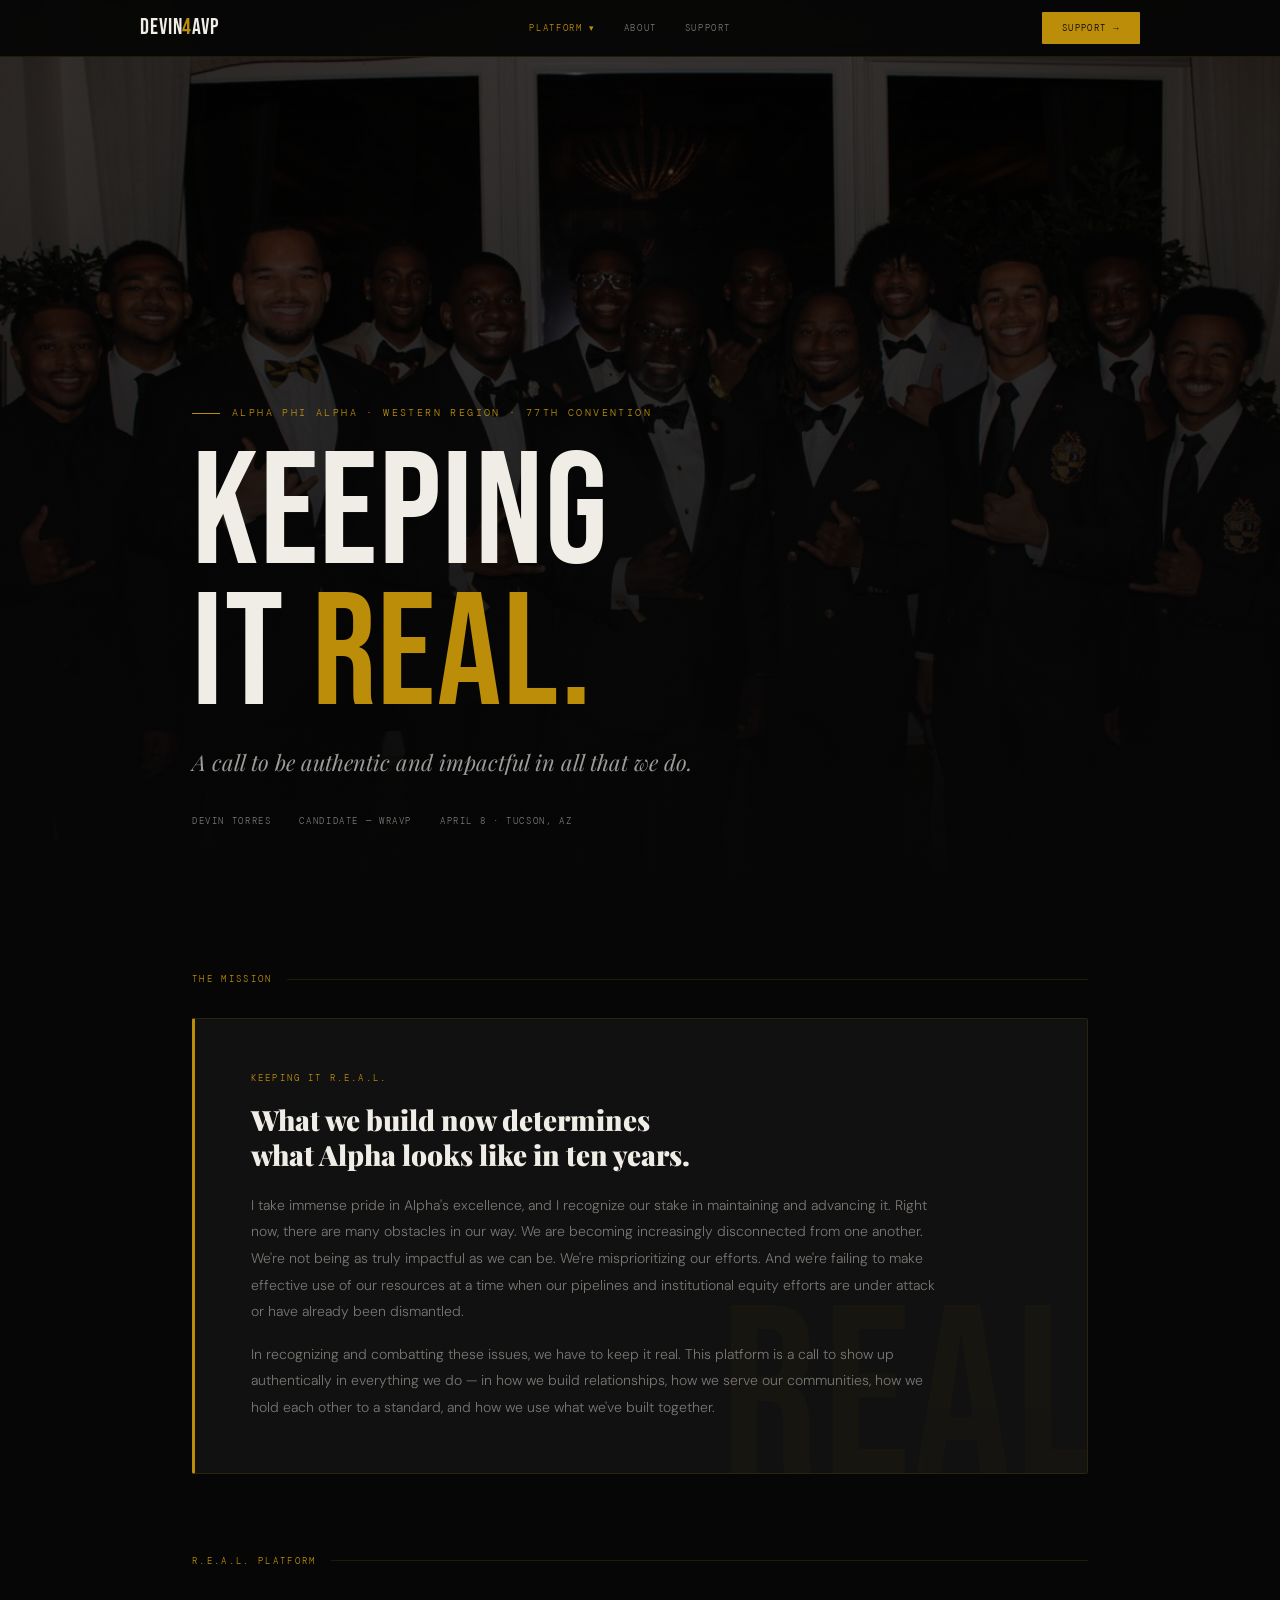
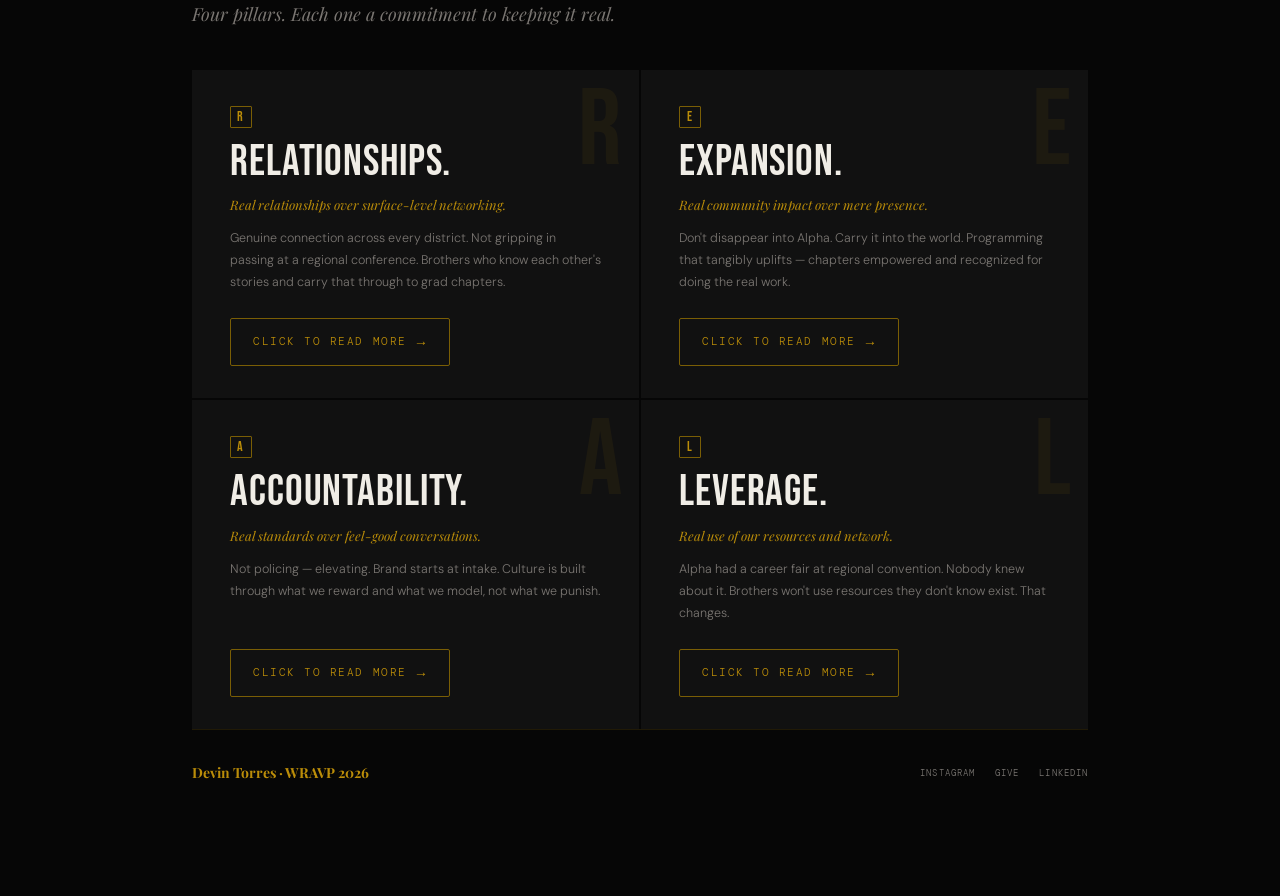
<file: index.html>
<!DOCTYPE html>
<html lang="en">
<head>
<meta charset="UTF-8">
<meta name="viewport" content="width=device-width, initial-scale=1.0">
<title>Devin Torres — Keeping it REAL · WRAVP 2026</title>
<link href="https://fonts.googleapis.com/css2?family=Bebas+Neue&family=Playfair+Display:ital,wght@0,400;0,700;0,900;1,400;1,700;1,900&family=DM+Sans:ital,wght@0,300;0,400;0,500;1,300&family=DM+Mono:wght@400;500&display=swap" rel="stylesheet">
<link rel="stylesheet" href="css/main.css">
<style>
/* ── HOME-SPECIFIC ── */
.hero {
  min-height: 100vh;
  display: flex;
  flex-direction: column;
  justify-content: flex-end;
  padding-bottom: 72px;
  position: relative;
}
.hero-bg {
  position: absolute;
  inset: 0;
  overflow: hidden;
}
.hero-bg img {
  width: 100%;
  height: 100%;
  object-fit: cover;
  object-position: center 20%;
  filter: brightness(.3);
}
.hero-bg::after {
  content: '';
  position: absolute;
  inset: 0;
  background: linear-gradient(to top, var(--black) 0%, rgba(6,6,6,.55) 45%, transparent 100%);
}
.hero-content {
  position: relative;
  z-index: 2;
  max-width: 960px;
  margin: 0 auto;
  padding: 0 32px;
  width: 100%;
}
.hero-eyebrow {
  font-family: var(--mono);
  font-size: 10px;
  letter-spacing: .24em;
  color: var(--gold);
  text-transform: uppercase;
  margin-bottom: 24px;
  display: flex;
  align-items: center;
  gap: 12px;
}
.hero-eyebrow::before { content: ''; width: 28px; height: 1px; background: var(--gold); }
.hero-name {
  font-family: var(--display);
  font-size: clamp(80px, 14vw, 160px);
  line-height: .88;
  letter-spacing: .01em;
  color: var(--text);
  margin-bottom: 20px;
}
.hero-name .gold { color: var(--gold); }
.hero-tagline {
  font-family: var(--serif);
  font-size: clamp(16px, 2.4vw, 22px);
  font-weight: 400;
  font-style: italic;
  color: rgba(240,237,230,.65);
  margin-bottom: 36px;
  max-width: 540px;
  line-height: 1.4;
}
.hero-meta {
  display: flex;
  gap: 28px;
  flex-wrap: wrap;
}
.hero-meta-item {
  font-family: var(--mono);
  font-size: 9px;
  letter-spacing: .18em;
  color: var(--muted);
  text-transform: uppercase;
}

/* ── MISSION BLOCK ── */
.mission-block {
  padding: 52px 56px;
  background: var(--card);
  border: 1px solid var(--border);
  border-left: 3px solid var(--gold);
  border-radius: 2px;
  position: relative;
  overflow: hidden;
  margin-bottom: 80px;
}
.mission-block::after {
  content: 'REAL';
  font-family: var(--display);
  font-size: 240px;
  color: var(--gold);
  opacity: .03;
  position: absolute;
  right: -16px;
  bottom: -48px;
  line-height: 1;
  pointer-events: none;
  letter-spacing: .02em;
}
.mission-kicker {
  font-family: var(--mono);
  font-size: 9px;
  letter-spacing: .24em;
  color: var(--gold);
  text-transform: uppercase;
  margin-bottom: 16px;
}
.mission-headline {
  font-family: var(--serif);
  font-size: clamp(20px, 3vw, 28px);
  font-weight: 900;
  color: var(--text);
  line-height: 1.25;
  margin-bottom: 20px;
}
.mission-body {
  font-size: 14px;
  color: var(--muted);
  line-height: 1.9;
  font-weight: 300;
  max-width: 700px;
  position: relative;
  z-index: 1;
}
.mission-body p { margin-bottom: 16px; }
.mission-body p:last-child { margin: 0; }

/* ── PLATFORM GRID ── */
.platform-section { padding-top: 0; border: none; }
.platform-intro {
  font-family: var(--serif);
  font-size: clamp(15px, 2vw, 18px);
  font-weight: 400;
  font-style: italic;
  color: var(--muted);
  max-width: 600px;
  line-height: 1.65;
  margin-bottom: 40px;
}
.pillars {
  display: grid;
  grid-template-columns: 1fr 1fr;
  gap: 2px;
}
.pillar {
  background: var(--card);
  padding: 36px 38px 32px;
  position: relative;
  overflow: hidden;
  transition: background .2s;
  text-decoration: none;
  display: flex;
  flex-direction: column;
  color: inherit;
  cursor: pointer;
}
.pillar:hover { background: #161616; }
.pillar-ghost {
  font-family: var(--display);
  font-size: 108px;
  color: var(--gold);
  opacity: .07;
  position: absolute;
  right: 16px;
  top: 8px;
  line-height: 1;
  pointer-events: none;
  transition: opacity .2s;
  letter-spacing: .01em;
}
.pillar:hover .pillar-ghost { opacity: .12; }
.pillar-meta {
  font-family: var(--mono);
  font-size: 8px;
  letter-spacing: .22em;
  color: var(--gold);
  text-transform: uppercase;
  margin-bottom: 14px;
  display: flex;
  align-items: center;
  gap: 8px;
}
.pillar-letter-badge {
  display: inline-flex;
  align-items: center;
  justify-content: center;
  width: 22px;
  height: 22px;
  border: 1px solid var(--gold-dim);
  border-radius: 1px;
  font-family: var(--display);
  font-size: 14px;
  color: var(--gold);
  line-height: 1;
  flex-shrink: 0;
}
.pillar-title {
  font-family: var(--display);
  font-size: clamp(30px, 4.5vw, 44px);
  line-height: .92;
  letter-spacing: .02em;
  color: var(--text);
  margin-bottom: 14px;
}
.pillar-tagline {
  font-family: var(--serif);
  font-size: 13px;
  font-style: italic;
  color: var(--gold);
  margin-bottom: 14px;
  line-height: 1.4;
}
.pillar-body {
  font-size: 12.5px;
  color: var(--muted);
  line-height: 1.75;
  font-weight: 300;
  margin-bottom: 24px;
  flex-grow: 1;
}
.pillar-cta {
  display: inline-flex;
  align-items: center;
  gap: 10px;
  font-family: var(--mono);
  font-size: 11px;
  letter-spacing: .14em;
  color: var(--gold);
  text-transform: uppercase;
  padding: 12px 22px;
  border: 1px solid var(--gold-dim);
  border-radius: 2px;
  transition: all .25s ease;
  align-self: flex-start;
}
.pillar-cta .arrow {
  display: inline-block;
  transition: transform .25s ease;
  font-size: 14px;
}
.pillar:hover .pillar-cta {
  background: var(--gold);
  color: var(--black);
  border-color: var(--gold);
}
.pillar:hover .pillar-cta .arrow {
  transform: translateX(4px);
}

@media (max-width: 620px) {
  .pillars { grid-template-columns: 1fr; }
  .hero-content { padding: 0 20px; }
  .mission-block { padding: 32px 28px; }
  .hero-name { font-size: clamp(64px, 18vw, 120px); }
}
</style>
</head>
<body>

<!-- NAV -->
<nav>
  <div class="nav-inner">
    <a href="index.html" class="nav-logo"><span>devin</span>4<span>avp</span></a>
    <ul class="nav-links">
      <li class="nav-item">
        <span class="nav-link" data-page="index.html">Platform ▾</span>
        <ul class="dropdown">
          <li><a href="relationships.html">R — Real Relationships</a></li>
          <li><a href="expansion.html">E — Real Expansion</a></li>
          <li><a href="accountability.html">A — Real Accountability</a></li>
          <li><a href="leverage.html">L — Real Leverage</a></li>
          <li><a href="stepping.html">Real Stepping</a></li>
        </ul>
      </li>
      <li class="nav-item"><a href="about.html" class="nav-link" data-page="about.html">About</a></li>
      <li class="nav-item"><a href="support.html" class="nav-link" data-page="support.html">Support</a></li>
    </ul>
    <a href="support.html" class="nav-cta">Support →</a>
    <button class="hamburger" onclick="toggleMobile()" aria-label="Menu">
      <span></span><span></span><span></span>
    </button>
  </div>
</nav>

<!-- MOBILE MENU -->
<ul class="mobile-menu" id="mobile-menu">
  <li><a href="index.html">Home</a></li>
  <div class="mobile-section">Platform</div>
  <li><a href="relationships.html">R — Real Relationships</a></li>
  <li><a href="expansion.html">E — Real Expansion</a></li>
  <li><a href="accountability.html">A — Real Accountability</a></li>
  <li><a href="leverage.html">L — Real Leverage</a></li>
  <li><a href="stepping.html">Real Stepping</a></li>
  <div class="mobile-section">More</div>
  <li><a href="about.html">About</a></li>
  <li><a href="support.html">Support</a></li>
</ul>

<!-- HERO -->
<div class="hero">
  <div class="hero-bg">
    <picture>
      <source media="(min-width: 681px)" srcset="assets/images/leverage-genpres.jpg">
      <img src="assets/images/headshot.jpg" alt="Brother Devin Torres">
    </picture>
  </div>
  <div class="hero-content">
    <div class="hero-eyebrow fade-up d1">Alpha Phi Alpha · Western Region · 77th Convention</div>
    <div class="hero-name fade-up d2">KEEPING<br>IT <span class="gold">REAL.</span></div>
    <div class="hero-tagline fade-up d3">A call to be authentic and impactful in all that we do.</div>
    <div class="hero-meta fade-up d4">
      <span class="hero-meta-item">Devin Torres</span>
      <span class="hero-meta-item">Candidate — WRAVP</span>
      <span class="hero-meta-item">April 8 · Tucson, AZ</span>
    </div>
  </div>
</div>

<div class="page">

  <!-- MISSION -->
  <section style="padding-top: 72px; border: none;">
    <div class="section-label">The Mission</div>
    <div class="mission-block reveal">
      <div class="mission-kicker">Keeping it R.E.A.L.</div>
      <div class="mission-headline">What we build now determines<br>what Alpha looks like in ten years.</div>
      <div class="mission-body">
        <p>I take immense pride in Alpha's excellence, and I recognize our stake in maintaining and advancing it. Right now, there are many obstacles in our way. We are becoming increasingly disconnected from one another. We're not being as truly impactful as we can be. We're misprioritizing our efforts. And we're failing to make effective use of our resources at a time when our pipelines and institutional equity efforts are under attack or have already been dismantled.</p>
        <p>In recognizing and combatting these issues, we have to keep it real. This platform is a call to show up authentically in everything we do — in how we build relationships, how we serve our communities, how we hold each other to a standard, and how we use what we've built together.</p>
      </div>
    </div>
  </section>

  <!-- PLATFORM -->
  <section class="platform-section">
    <div class="section-label">R.E.A.L. Platform</div>
    <p class="platform-intro">Four pillars. Each one a commitment to keeping it real.</p>
    <div class="pillars">

      <a href="relationships.html" class="pillar reveal">
        <div class="pillar-ghost">R</div>
        <div class="pillar-meta">
          <span class="pillar-letter-badge">R</span>
        </div>
        <div class="pillar-title">RELATIONSHIPS.</div>
        <div class="pillar-tagline">Real relationships over surface-level networking.</div>
        <div class="pillar-body">Genuine connection across every district. Not gripping in passing at a regional conference. Brothers who know each other's stories and carry that through to grad chapters.</div>
        <div class="pillar-cta">Click to read more <span class="arrow">→</span></div>
      </a>

      <a href="expansion.html" class="pillar reveal">
        <div class="pillar-ghost">E</div>
        <div class="pillar-meta">
          <span class="pillar-letter-badge">E</span>
        </div>
        <div class="pillar-title">EXPANSION.</div>
        <div class="pillar-tagline">Real community impact over mere presence.</div>
        <div class="pillar-body">Don't disappear into Alpha. Carry it into the world. Programming that tangibly uplifts — chapters empowered and recognized for doing the real work.</div>
        <div class="pillar-cta">Click to read more <span class="arrow">→</span></div>
      </a>

      <a href="accountability.html" class="pillar reveal">
        <div class="pillar-ghost">A</div>
        <div class="pillar-meta">
          <span class="pillar-letter-badge">A</span>
        </div>
        <div class="pillar-title">ACCOUNTABILITY.</div>
        <div class="pillar-tagline">Real standards over feel-good conversations.</div>
        <div class="pillar-body">Not policing — elevating. Brand starts at intake. Culture is built through what we reward and what we model, not what we punish.</div>
        <div class="pillar-cta">Click to read more <span class="arrow">→</span></div>
      </a>

      <a href="leverage.html" class="pillar reveal">
        <div class="pillar-ghost">L</div>
        <div class="pillar-meta">
          <span class="pillar-letter-badge">L</span>
        </div>
        <div class="pillar-title">LEVERAGE.</div>
        <div class="pillar-tagline">Real use of our resources and network.</div>
        <div class="pillar-body">Alpha had a career fair at regional convention. Nobody knew about it. Brothers won't use resources they don't know exist. That changes.</div>
        <div class="pillar-cta">Click to read more <span class="arrow">→</span></div>
      </a>

    </div>
  </section>

  <!-- FOOTER -->
  <footer>
    <div class="footer-name">Devin Torres · WRAVP 2026</div>
    <div class="footer-links">
      <a href="https://instagram.com/devin4avp" target="_blank">Instagram</a>
      <a href="support.html">Give</a>
      <a href="https://linkedin.com/in/devintorres" target="_blank">LinkedIn</a>
    </div>
  </footer>

</div>

<script src="js/main.js"></script>
<style>
.reveal { opacity: 0; transform: translateY(24px); transition: opacity .7s ease, transform .7s ease; }
.reveal.revealed { opacity: 1; transform: translateY(0); }
</style>
</body>
</html>
</file>
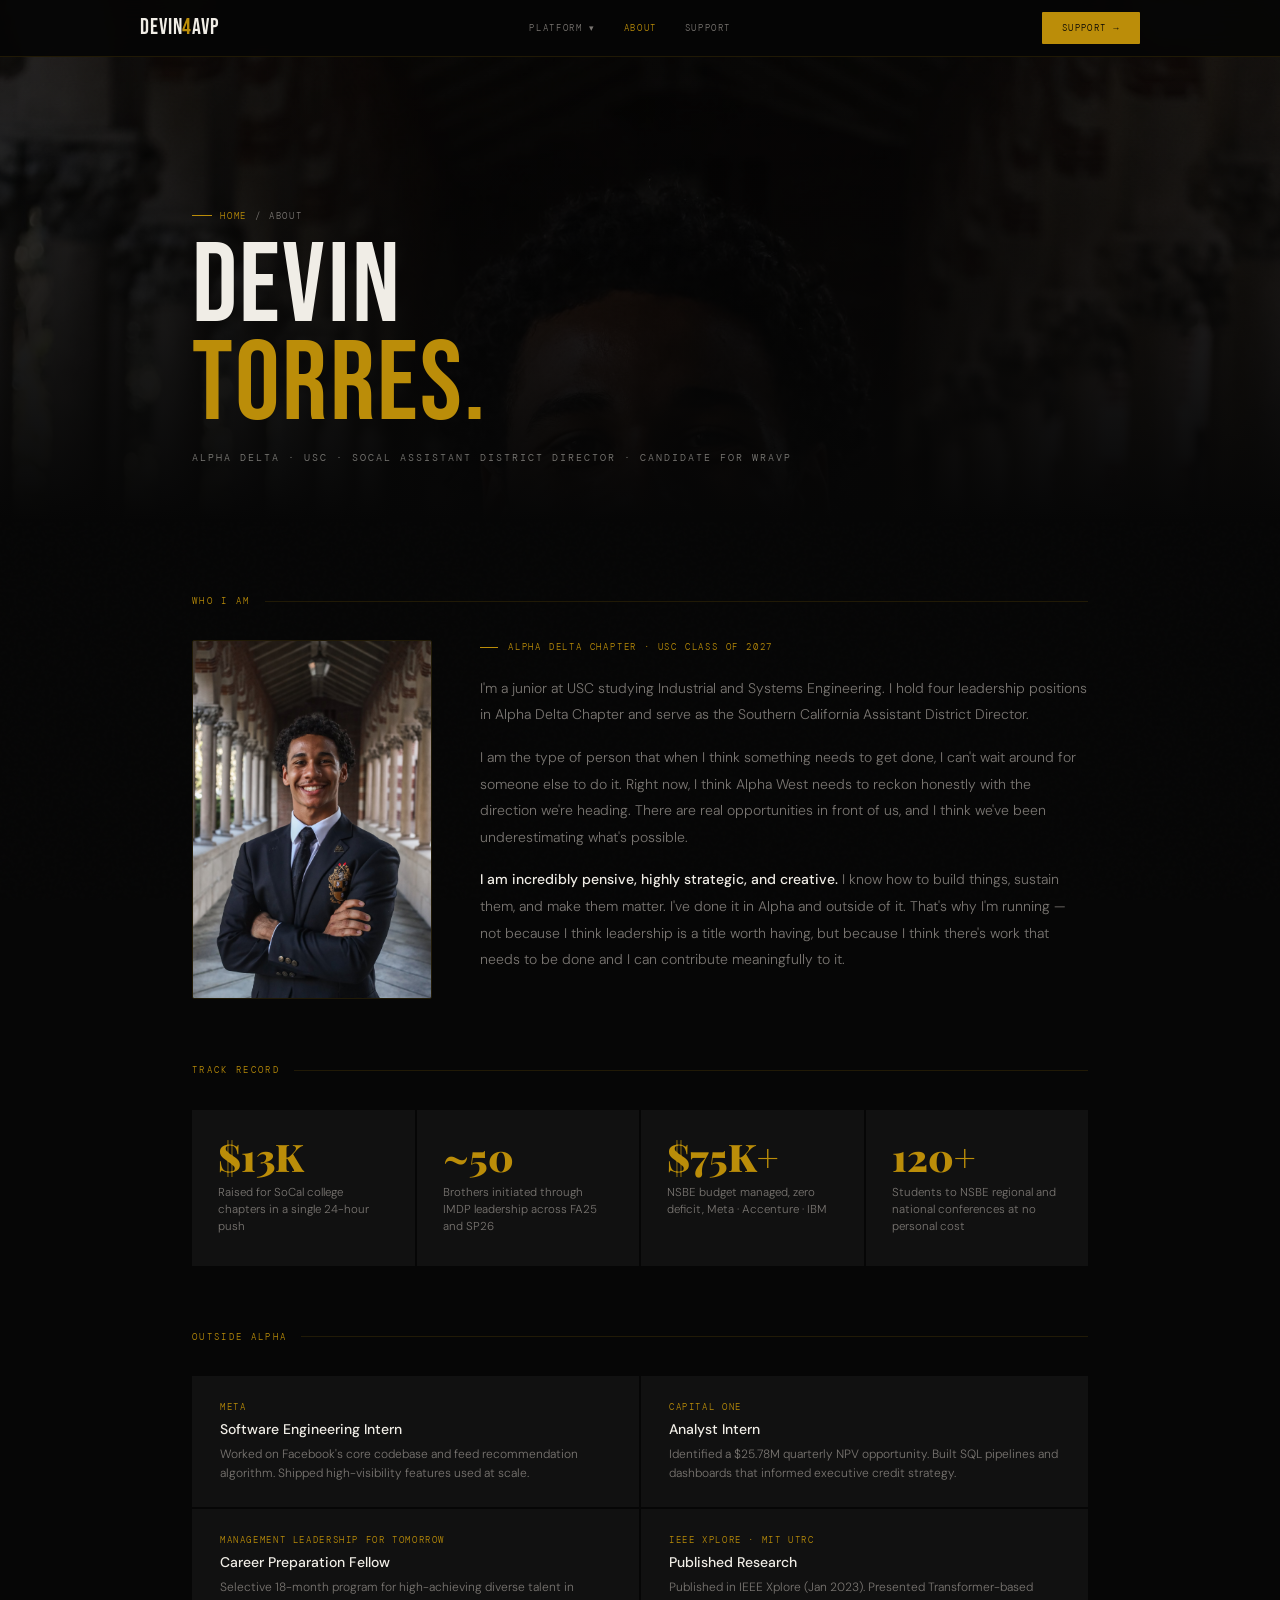
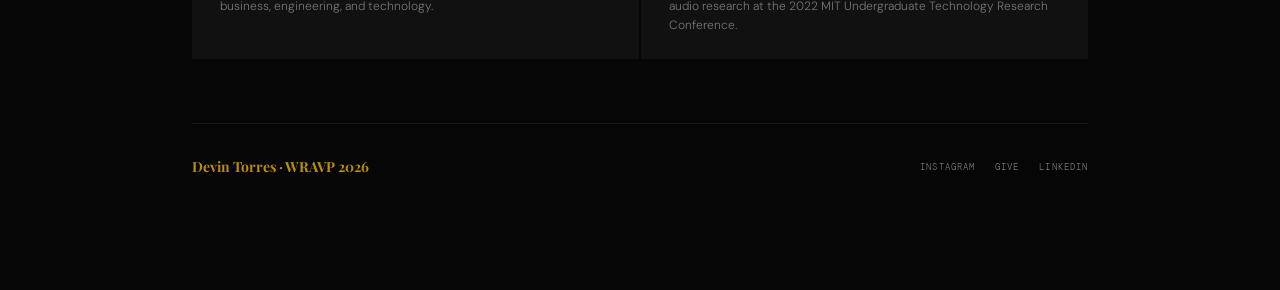
<file: about.html>
<!DOCTYPE html>
<html lang="en">
<head>
<meta charset="UTF-8">
<meta name="viewport" content="width=device-width, initial-scale=1.0">
<title>About Devin Torres · WRAVP 2026</title>
<link href="https://fonts.googleapis.com/css2?family=Bebas+Neue&family=Playfair+Display:ital,wght@0,400;0,700;0,900;1,400;1,700;1,900&family=DM+Sans:ital,wght@0,300;0,400;0,500;1,300&family=DM+Mono:wght@400;500&display=swap" rel="stylesheet">
<link rel="stylesheet" href="css/main.css">
<style>
.about-hero {
  padding-top: 56px;
  min-height: 58vh;
  display: flex;
  align-items: flex-end;
  position: relative;
  margin-bottom: 72px;
}
.about-hero-bg { position: absolute; inset: 0; overflow: hidden; }
.about-hero-bg img { width: 100%; height: 100%; object-fit: cover; object-position: center 15%; filter: brightness(.25); }
.about-hero-bg::after { content: ''; position: absolute; inset: 0; background: linear-gradient(to top, var(--black) 0%, rgba(6,6,6,.45) 50%, transparent 100%); }
.about-hero-content { position: relative; z-index: 2; max-width: 960px; margin: 0 auto; padding: 0 32px 56px; width: 100%; }
.breadcrumb { font-family: var(--mono); font-size: 9px; letter-spacing: .2em; color: var(--muted); text-transform: uppercase; margin-bottom: 16px; display: flex; align-items: center; gap: 8px; }
.breadcrumb::before { content: ''; width: 20px; height: 1px; background: var(--gold); }
.breadcrumb a { color: var(--gold); text-decoration: none; }
.about-name { font-family: var(--display); font-size: clamp(60px, 10vw, 112px); line-height: .88; letter-spacing: .02em; color: var(--text); margin-bottom: 14px; }
.about-name .gold { color: var(--gold); }
.about-role { font-family: var(--mono); font-size: 10px; letter-spacing: .2em; color: rgba(240,237,230,.5); text-transform: uppercase; }

.bio-layout {
  display: grid;
  grid-template-columns: 240px 1fr;
  gap: 48px;
  align-items: start;
  margin-bottom: 64px;
}
.bio-photo { border-radius: 2px; overflow: hidden; border: 1px solid var(--border); }
.bio-photo img { width: 100%; display: block; object-fit: cover; }
.bio-role-tag {
  font-family: var(--mono);
  font-size: 9px;
  letter-spacing: .2em;
  color: var(--gold);
  text-transform: uppercase;
  margin-bottom: 20px;
  display: flex;
  align-items: center;
  gap: 10px;
}
.bio-role-tag::before { content: ''; width: 18px; height: 1px; background: var(--gold); }
.bio-text { font-size: 14px; color: var(--muted); line-height: 1.9; font-weight: 300; }
.bio-text p { margin-bottom: 16px; }
.bio-text p:last-child { margin: 0; }
.bio-text strong { color: var(--text); font-weight: 500; }

.stats-grid {
  display: grid;
  grid-template-columns: repeat(4, 1fr);
  gap: 2px;
  margin-bottom: 64px;
}
.stat-card {
  background: var(--card);
  padding: 28px 26px;
  border-bottom: 2px solid transparent;
  transition: border-color .2s;
}
.stat-card:hover { border-bottom-color: var(--gold); }
.stat-num { font-family: var(--serif); font-size: 38px; font-weight: 900; color: var(--gold); line-height: 1; margin-bottom: 8px; }
.stat-label { font-size: 11.5px; color: var(--muted); line-height: 1.5; font-weight: 300; }

.cred-section { margin-bottom: 64px; }
.cred-grid { display: grid; grid-template-columns: 1fr 1fr; gap: 2px; }
.cred-card { background: var(--card); padding: 24px 28px; }
.cred-org { font-family: var(--mono); font-size: 9px; letter-spacing: .18em; color: var(--gold); text-transform: uppercase; margin-bottom: 6px; }
.cred-role { font-size: 14px; font-weight: 500; color: var(--text); margin-bottom: 6px; line-height: 1.3; }
.cred-detail { font-size: 12px; color: var(--muted); line-height: 1.6; font-weight: 300; }

.reveal { opacity: 0; transform: translateY(24px); transition: opacity .7s ease, transform .7s ease; }
.reveal.revealed { opacity: 1; transform: translateY(0); }
@media (max-width: 680px) {
  .bio-layout { grid-template-columns: 1fr; gap: 28px; }
  .bio-photo { width: 140px; }
  .stats-grid { grid-template-columns: 1fr 1fr; }
  .cred-grid { grid-template-columns: 1fr; }
  .about-hero-content { padding: 0 20px 40px; }
}
</style>
</head>
<body>

<nav>
  <div class="nav-inner">
    <a href="index.html" class="nav-logo"><span>devin</span>4<span>avp</span></a>
    <ul class="nav-links">
      <li class="nav-item">
        <span class="nav-link">Platform &#x25BE;</span>
        <ul class="dropdown">
          <li><a href="relationships.html">R — Real Relationships</a></li>
          <li><a href="expansion.html">E — Real Expansion</a></li>
          <li><a href="accountability.html">A — Real Accountability</a></li>
          <li><a href="leverage.html">L — Real Leverage</a></li>
          <li><a href="stepping.html">Real Stepping</a></li>
        </ul>
      </li>
      <li class="nav-item"><a href="about.html" class="nav-link active" data-page="about.html">About</a></li>
      <li class="nav-item"><a href="support.html" class="nav-link" data-page="support.html">Support</a></li>
    </ul>
    <a href="support.html" class="nav-cta">Support &rarr;</a>
    <button class="hamburger" onclick="toggleMobile()" aria-label="Menu">
      <span></span><span></span><span></span>
    </button>
  </div>
</nav>
<ul class="mobile-menu" id="mobile-menu">
  <li><a href="index.html">Home</a></li>
  <div class="mobile-section">Platform</div>
  <li><a href="relationships.html">R — Real Relationships</a></li>
  <li><a href="expansion.html">E — Real Expansion</a></li>
  <li><a href="accountability.html">A — Real Accountability</a></li>
  <li><a href="leverage.html">L — Real Leverage</a></li>
  <li><a href="stepping.html">Real Stepping</a></li>
  <div class="mobile-section">More</div>
  <li><a href="about.html">About</a></li>
  <li><a href="support.html">Support</a></li>
</ul>

<div class="about-hero">
  <div class="about-hero-bg">
    <img src="assets/images/headshot.jpg" alt="Devin Torres">
  </div>
  <div class="about-hero-content">
    <div class="breadcrumb fade-up d1"><a href="index.html">Home</a> / About</div>
    <div class="about-name fade-up d2">DEVIN<br><span class="gold">TORRES.</span></div>
    <div class="about-role fade-up d3">Alpha Delta · USC · SoCal Assistant District Director · Candidate for WRAVP</div>
  </div>
</div>

<div class="page">
  <div class="section-label">Who I Am</div>

  <div class="bio-layout reveal">
    <div class="bio-photo">
      <img src="assets/images/headshot.jpg" alt="Devin Torres">
    </div>
    <div>
      <div class="bio-role-tag">Alpha Delta Chapter · USC Class of 2027</div>
      <div class="bio-text">
        <p>I'm a junior at USC studying Industrial and Systems Engineering. I hold four leadership positions in Alpha Delta Chapter and serve as the Southern California Assistant District Director.</p>
        <p>I am the type of person that when I think something needs to get done, I can't wait around for someone else to do it. Right now, I think Alpha West needs to reckon honestly with the direction we're heading. There are real opportunities in front of us, and I think we've been underestimating what's possible.</p>
        <p><strong>I am incredibly pensive, highly strategic, and creative.</strong> I know how to build things, sustain them, and make them matter. I've done it in Alpha and outside of it. That's why I'm running — not because I think leadership is a title worth having, but because I think there's work that needs to be done and I can contribute meaningfully to it.</p>
      </div>
    </div>
  </div>

  <div class="section-label">Track Record</div>

  <div class="stats-grid reveal">
    <div class="stat-card">
      <div class="stat-num">$13K</div>
      <div class="stat-label">Raised for SoCal college chapters in a single 24-hour push</div>
    </div>
    <div class="stat-card">
      <div class="stat-num">~50</div>
      <div class="stat-label">Brothers initiated through IMDP leadership across FA25 and SP26</div>
    </div>
    <div class="stat-card">
      <div class="stat-num">$75K+</div>
      <div class="stat-label">NSBE budget managed, zero deficit, Meta · Accenture · IBM</div>
    </div>
    <div class="stat-card">
      <div class="stat-num">120+</div>
      <div class="stat-label">Students to NSBE regional and national conferences at no personal cost</div>
    </div>
  </div>

  <div class="cred-section reveal">
    <div class="section-label">Outside Alpha</div>
    <div class="cred-grid">
      <div class="cred-card">
        <div class="cred-org">Meta</div>
        <div class="cred-role">Software Engineering Intern</div>
        <div class="cred-detail">Worked on Facebook's core codebase and feed recommendation algorithm. Shipped high-visibility features used at scale.</div>
      </div>
      <div class="cred-card">
        <div class="cred-org">Capital One</div>
        <div class="cred-role">Analyst Intern</div>
        <div class="cred-detail">Identified a $25.78M quarterly NPV opportunity. Built SQL pipelines and dashboards that informed executive credit strategy.</div>
      </div>
      <div class="cred-card">
        <div class="cred-org">Management Leadership for Tomorrow</div>
        <div class="cred-role">Career Preparation Fellow</div>
        <div class="cred-detail">Selective 18-month program for high-achieving diverse talent in business, engineering, and technology.</div>
      </div>
      <div class="cred-card">
        <div class="cred-org">IEEE Xplore · MIT UTRC</div>
        <div class="cred-role">Published Research</div>
        <div class="cred-detail">Published in IEEE Xplore (Jan 2023). Presented Transformer-based audio research at the 2022 MIT Undergraduate Technology Research Conference.</div>
      </div>
    </div>
  </div>

  <footer>
    <div class="footer-name">Devin Torres &middot; WRAVP 2026</div>
    <div class="footer-links">
      <a href="https://instagram.com/devin4avp" target="_blank">Instagram</a>
      <a href="support.html">Give</a>
      <a href="https://linkedin.com/in/devintorres" target="_blank">LinkedIn</a>
    </div>
  </footer>
</div>

<script src="js/main.js"></script>
</body>
</html>
</file>
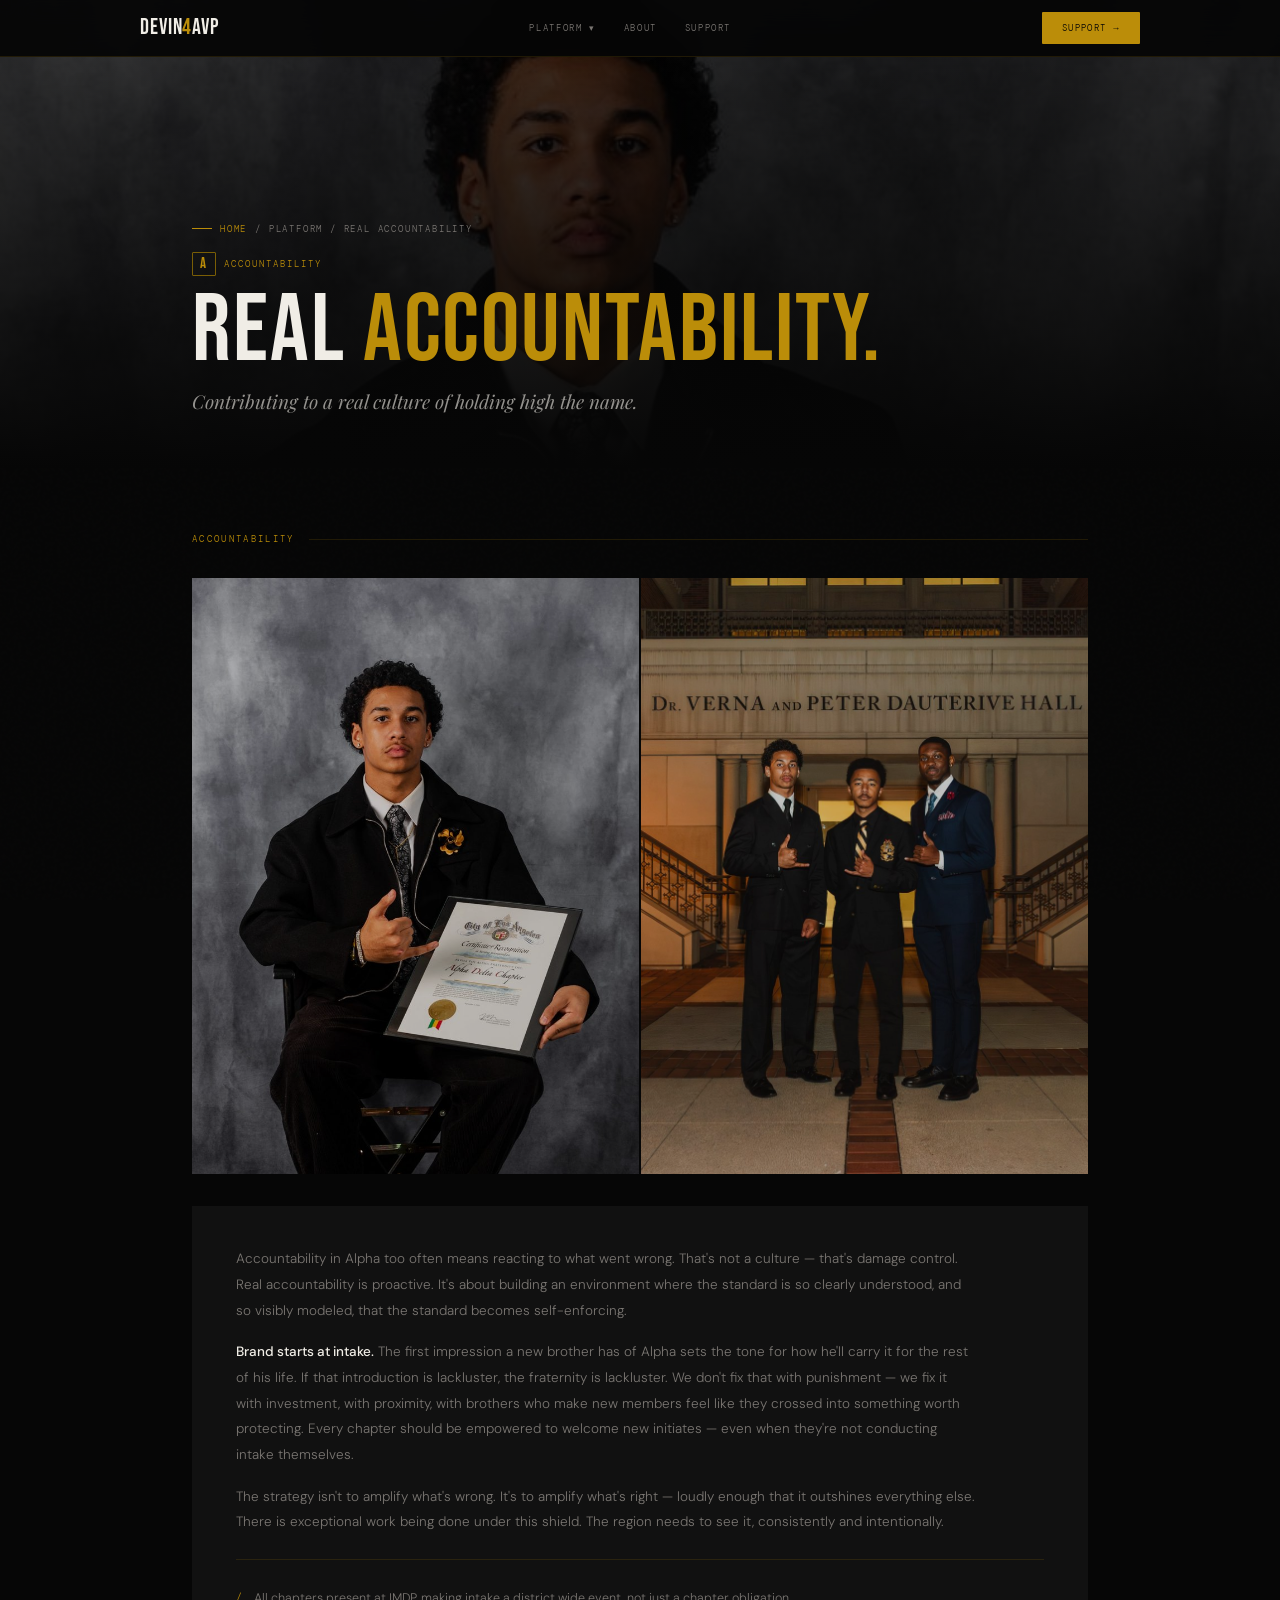
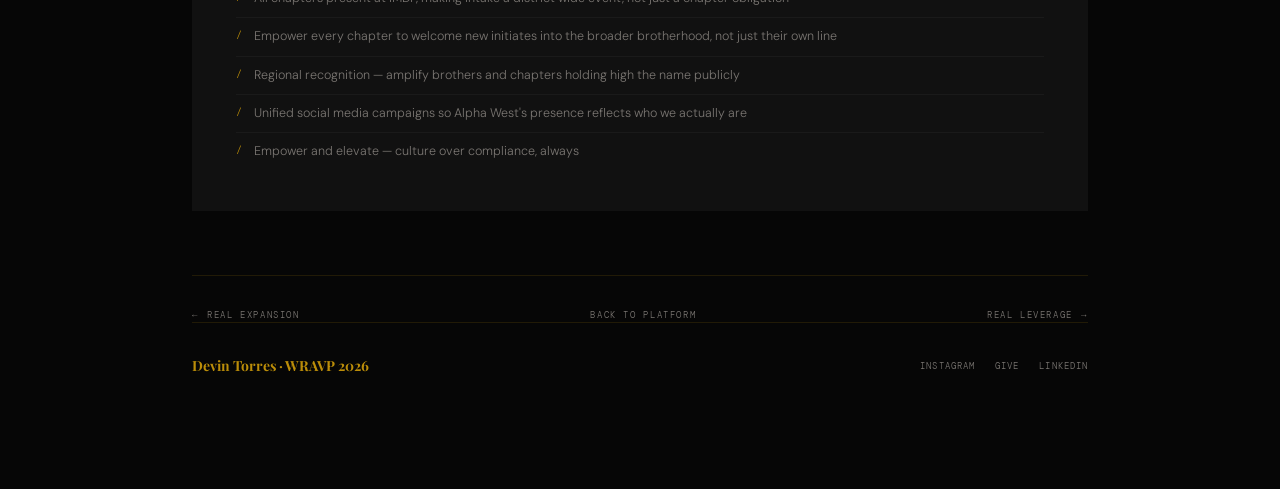
<file: accountability.html>
<!DOCTYPE html>
<html lang="en">
<head>
<meta charset="UTF-8">
<meta name="viewport" content="width=device-width, initial-scale=1.0">
<title>Real Accountability · Devin Torres WRAVP 2026</title>
<link href="https://fonts.googleapis.com/css2?family=Bebas+Neue&family=Playfair+Display:ital,wght@0,400;0,700;0,900;1,400;1,700;1,900&family=DM+Sans:ital,wght@0,300;0,400;0,500;1,300&family=DM+Mono:wght@400;500&display=swap" rel="stylesheet">
<link rel="stylesheet" href="css/main.css">
<style>
.detail-hero {
  padding-top: 56px; min-height: 52vh; display: flex;
  align-items: flex-end; position: relative; margin-bottom: 64px;
}
.detail-hero-bg { position: absolute; inset: 0; overflow: hidden; }
.detail-hero-bg img { width: 100%; height: 100%; object-fit: cover; object-position: center 25%; filter: brightness(.28); }
.detail-hero-bg::after { content: ''; position: absolute; inset: 0; background: linear-gradient(to top, var(--black) 0%, rgba(6,6,6,.5) 50%, transparent 100%); }
.detail-hero-content { position: relative; z-index: 2; max-width: 960px; margin: 0 auto; padding: 0 32px 52px; width: 100%; }
.breadcrumb { font-family: var(--mono); font-size: 9px; letter-spacing: .2em; color: var(--muted); text-transform: uppercase; margin-bottom: 16px; display: flex; align-items: center; gap: 8px; }
.breadcrumb::before { content: ''; width: 20px; height: 1px; background: var(--gold); }
.breadcrumb a { color: var(--gold); text-decoration: none; }
.detail-pillar-tag { font-family: var(--mono); font-size: 9px; letter-spacing: .22em; color: var(--gold); text-transform: uppercase; margin-bottom: 14px; display: flex; align-items: center; gap: 8px; }
.detail-letter-badge { display: inline-flex; align-items: center; justify-content: center; width: 24px; height: 24px; border: 1px solid var(--gold-dim); border-radius: 1px; font-family: var(--display); font-size: 15px; color: var(--gold); line-height: 1; }
.detail-headline { font-family: var(--display); font-size: clamp(52px, 9vw, 96px); line-height: .88; letter-spacing: .02em; color: var(--text); margin-bottom: 14px; }
.detail-headline .gold { color: var(--gold); }
.detail-tagline { font-family: var(--serif); font-size: clamp(15px, 2.2vw, 19px); font-style: italic; color: rgba(240,237,230,.6); max-width: 540px; line-height: 1.45; }

/* Photo grid */
.photo-grid {
  display: grid;
  gap: 2px;
  margin: 32px 0;
}
.pg-2col { grid-template-columns: 1fr 1fr; }
.pg-3col { grid-template-columns: 1fr 1fr 1fr; }
.pg-2col-wide { grid-template-columns: 2fr 1fr; }
.photo-cell {
  overflow: hidden;
  background: var(--card);
  position: relative;
}
.photo-cell img {
  width: 100%; height: 100%;
  object-fit: cover;
  filter: brightness(.8);
  transition: filter .35s;
  display: block;
}
.photo-cell:hover img { filter: brightness(1); }
.photo-cell.sq { aspect-ratio: 1; }
.photo-cell.land { aspect-ratio: 16/9; }
.photo-cell.port { aspect-ratio: 3/4; }
.photo-cell.tall { aspect-ratio: 2/3; }
.photo-cell.span2 { grid-column: span 2; }
.photo-cell.span3 { grid-column: span 3; }
.write-block {
  background: var(--card);
  padding: 40px 44px;
}
.write-block p {
  font-size: 13.5px;
  color: var(--muted);
  line-height: 1.9;
  font-weight: 300;
  margin-bottom: 16px;
  max-width: 740px;
}
.write-block p:last-child { margin: 0; }
.write-block strong { color: var(--text); font-weight: 500; }
.points { list-style: none; margin-top: 24px; border-top: 1px solid var(--border); padding-top: 20px; }
.points li {
  font-size: 12.5px; color: var(--muted);
  padding: 9px 0 9px 18px; position: relative;
  border-bottom: 1px solid rgba(255,255,255,.04); line-height: 1.55;
}
.points li:last-child { border: none; }
.points li::before { content: '/'; position: absolute; left: 0; color: var(--gold); font-family: var(--mono); font-size: 10px; top: 9px; }
.nav-strip { display: flex; justify-content: space-between; align-items: center; margin-top: 64px; padding-top: 32px; border-top: 1px solid var(--border); flex-wrap: wrap; gap: 12px; }
.nav-strip a { font-family: var(--mono); font-size: 9px; letter-spacing: .18em; color: var(--muted); text-transform: uppercase; text-decoration: none; display: flex; align-items: center; gap: 8px; transition: color .2s; }
.nav-strip a:hover { color: var(--gold); }
.nav-strip .prev::before { content: '←'; }
.nav-strip .next::after { content: '→'; }
.reveal { opacity: 0; transform: translateY(24px); transition: opacity .7s ease, transform .7s ease; }
.reveal.revealed { opacity: 1; transform: translateY(0); }
@media (max-width: 640px) {
  .pg-2col, .pg-3col, .pg-2col-wide { grid-template-columns: 1fr; }
  .photo-cell.span2, .photo-cell.span3 { grid-column: span 1; }
  .write-block { padding: 28px 24px; }
}

@media(max-width:680px){ .detail-hero-content { padding: 0 20px 36px; } }
</style>
</head>
<body>
<nav>
  <div class="nav-inner">
    <a href="index.html" class="nav-logo"><span>devin</span>4<span>avp</span></a>
    <ul class="nav-links">
      <li class="nav-item">
        <span class="nav-link">Platform &#x25BE;</span>
        <ul class="dropdown">
          <li><a href="relationships.html">R — Real Relationships</a></li>
          <li><a href="expansion.html">E — Real Expansion</a></li>
          <li><a href="accountability.html">A — Real Accountability</a></li>
          <li><a href="leverage.html">L — Real Leverage</a></li>
          <li><a href="stepping.html">Real Stepping</a></li>
        </ul>
      </li>
      <li class="nav-item"><a href="about.html" class="nav-link">About</a></li>
      <li class="nav-item"><a href="support.html" class="nav-link">Support</a></li>
    </ul>
    <a href="support.html" class="nav-cta">Support &rarr;</a>
    <button class="hamburger" onclick="toggleMobile()" aria-label="Menu"><span></span><span></span><span></span></button>
  </div>
</nav>
<ul class="mobile-menu" id="mobile-menu">
  <li><a href="index.html">Home</a></li>
  <div class="mobile-section">Platform</div>
  <li><a href="relationships.html">R — Real Relationships</a></li>
  <li><a href="expansion.html">E — Real Expansion</a></li>
  <li><a href="accountability.html">A — Real Accountability</a></li>
  <li><a href="leverage.html">L — Real Leverage</a></li>
  <li><a href="stepping.html">Real Stepping</a></li>
  <div class="mobile-section">More</div>
  <li><a href="about.html">About</a></li>
  <li><a href="support.html">Support</a></li>
</ul>

<div class="detail-hero">
  <div class="detail-hero-bg"><img src="assets/images/accountability-award.jpg" alt="Real Accountability"></div>
  <div class="detail-hero-content">
    <div class="breadcrumb fade-up d1"><a href="index.html">Home</a> / Platform / Real Accountability</div>
    <div class="detail-pillar-tag fade-up d1"><span class="detail-letter-badge">A</span> Accountability</div>
    <div class="detail-headline fade-up d2">REAL <span class="gold">ACCOUNTABILITY.</span></div>
    <div class="detail-tagline fade-up d3">Contributing to a real culture of holding high the name.</div>
  </div>
</div>

<div class="page">
  <div class="section-label">Accountability</div>

  
<div class="photo-grid pg-2col reveal">
  <div class="photo-cell port"><img src="assets/images/accountability-award.jpg" alt="City of LA Certificate of Recognition"></div>
  <div class="photo-cell port"><img src="assets/images/accountability-suits.jpg" alt="Brothers in suits at Dauterive Hall"></div>
</div>

  <div class="write-block reveal">
    <p>Accountability in Alpha too often means reacting to what went wrong. That's not a culture — that's damage control. Real accountability is proactive. It's about building an environment where the standard is so clearly understood, and so visibly modeled, that the standard becomes self-enforcing.</p>
<p><strong>Brand starts at intake.</strong> The first impression a new brother has of Alpha sets the tone for how he'll carry it for the rest of his life. If that introduction is lackluster, the fraternity is lackluster. We don't fix that with punishment — we fix it with investment, with proximity, with brothers who make new members feel like they crossed into something worth protecting. Every chapter should be empowered to welcome new initiates — even when they're not conducting intake themselves.</p>
<p>The strategy isn't to amplify what's wrong. It's to amplify what's right — loudly enough that it outshines everything else. There is exceptional work being done under this shield. The region needs to see it, consistently and intentionally.</p>
    <ul class="points">
<li>All chapters present at IMDP, making intake a district wide event, not just a chapter obligation</li>
<!-- <li>IMDP participation as an administrative standard, not optional</li> -->
<li>Empower every chapter to welcome new initiates into the broader brotherhood, not just their own line</li>
<li>Regional recognition — amplify brothers and chapters holding high the name publicly</li>
<li>Unified social media campaigns so Alpha West's presence reflects who we actually are</li>
<li>Empower and elevate — culture over compliance, always</li></ul>
  </div>

  <div class="nav-strip">
    <a href="expansion.html" class="prev">Real Expansion</a>
    <a href="index.html">Back to platform</a>
    <a href="leverage.html" class="next">Real Leverage</a>
  </div>

  <footer>
    <div class="footer-name">Devin Torres &middot; WRAVP 2026</div>
    <div class="footer-links">
      <a href="https://instagram.com/devin4avp" target="_blank">Instagram</a>
      <a href="support.html">Give</a>
      <a href="https://linkedin.com/in/devintorres" target="_blank">LinkedIn</a>
    </div>
  </footer>
</div>
<script src="js/main.js"></script>
</body>
</html>
</file>
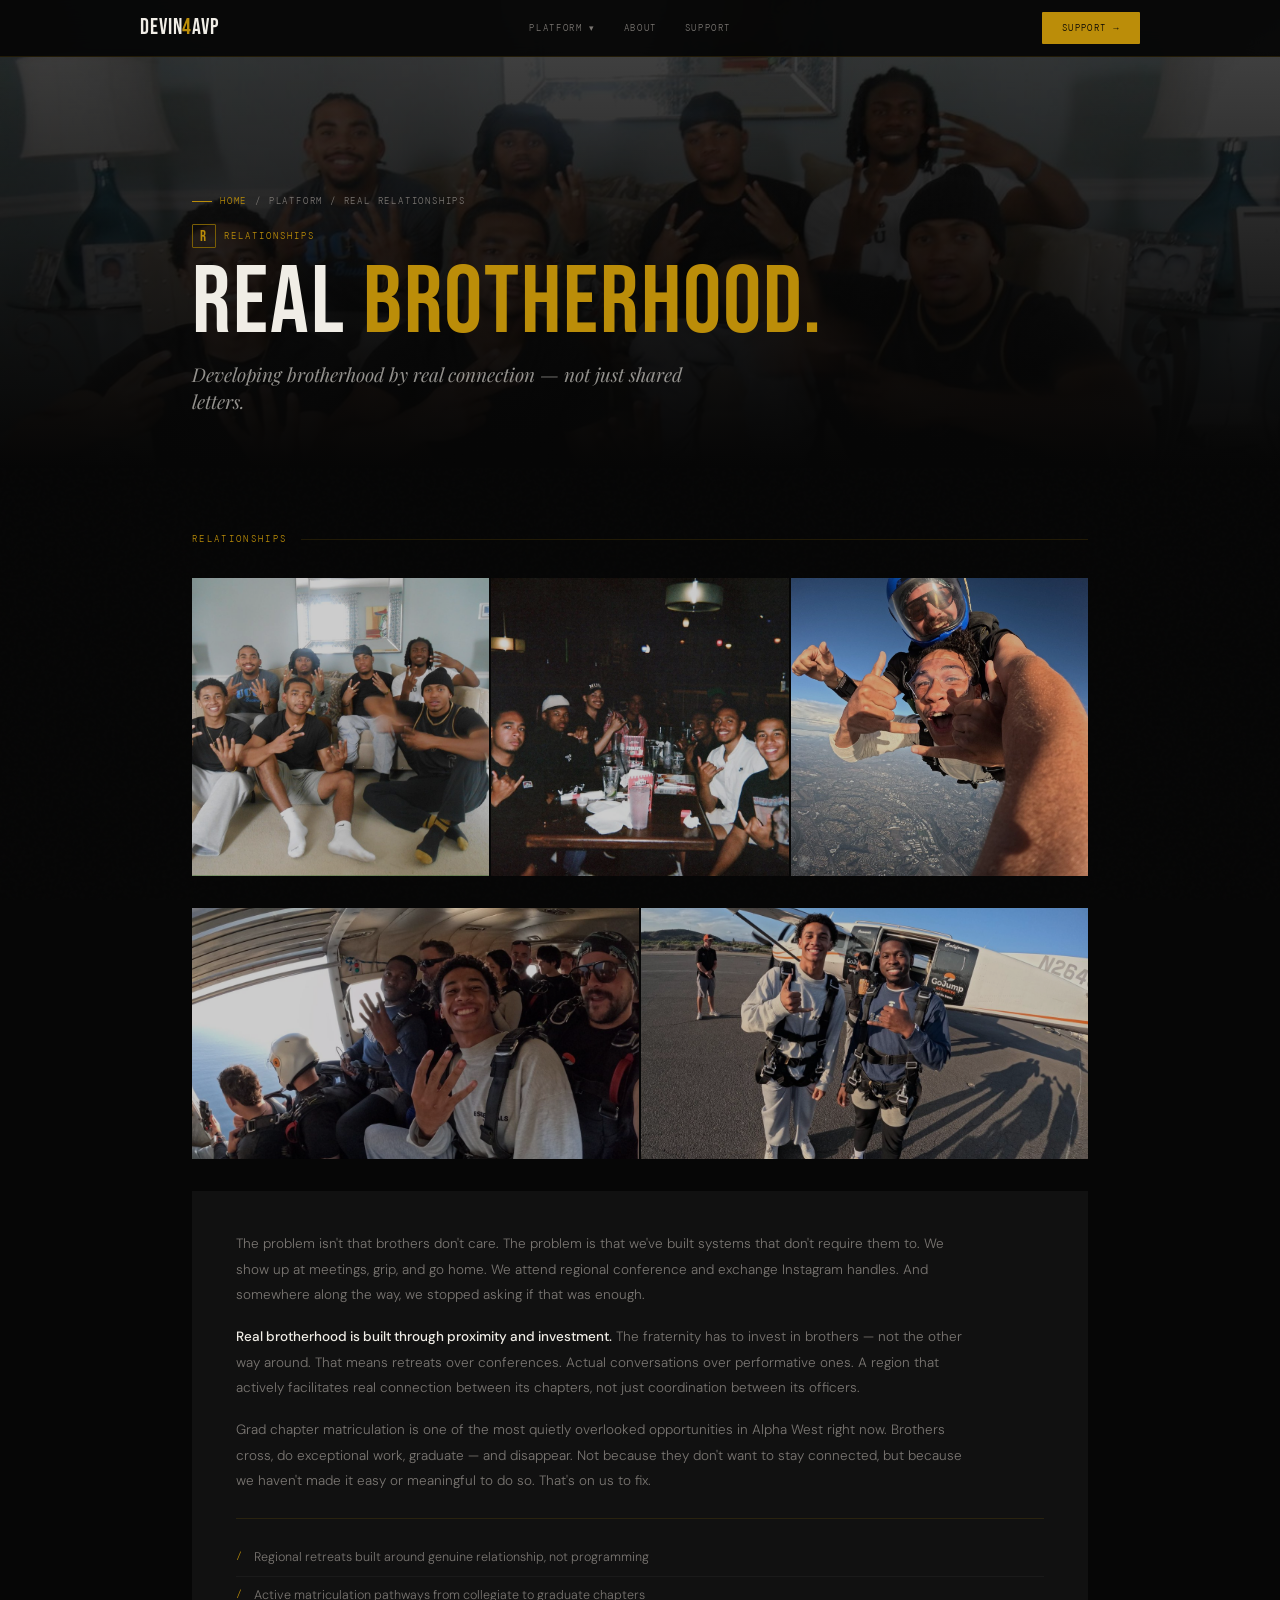
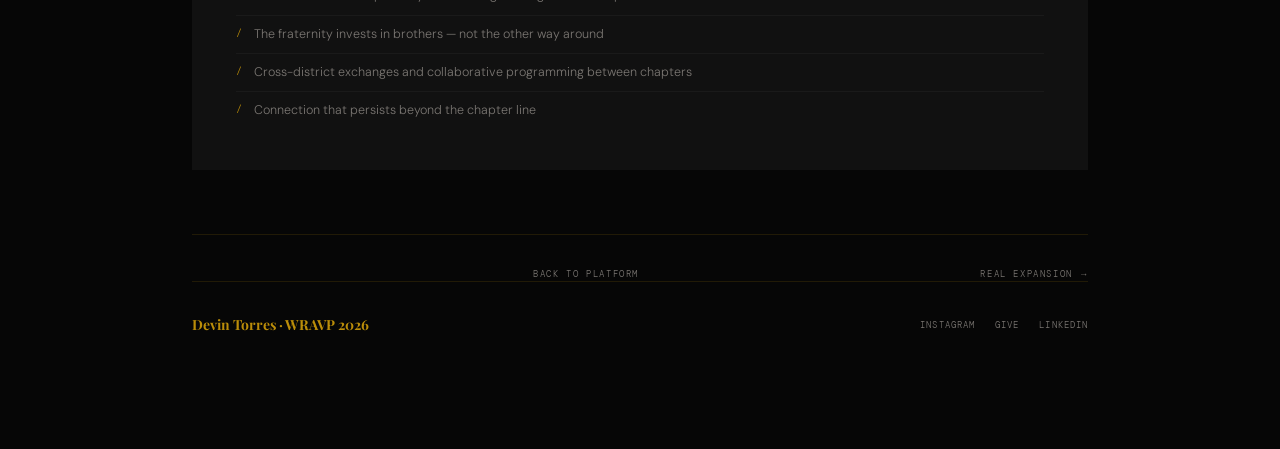
<file: brotherhood.html>
<!DOCTYPE html>
<html lang="en">
<head>
<meta charset="UTF-8">
<meta name="viewport" content="width=device-width, initial-scale=1.0">
<title>Real Relationships · Devin Torres WRAVP 2026</title>
<link href="https://fonts.googleapis.com/css2?family=Bebas+Neue&family=Playfair+Display:ital,wght@0,400;0,700;0,900;1,400;1,700;1,900&family=DM+Sans:ital,wght@0,300;0,400;0,500;1,300&family=DM+Mono:wght@400;500&display=swap" rel="stylesheet">
<link rel="stylesheet" href="css/main.css">
<style>
.detail-hero {
  padding-top: 56px; min-height: 52vh; display: flex;
  align-items: flex-end; position: relative; margin-bottom: 64px;
}
.detail-hero-bg { position: absolute; inset: 0; overflow: hidden; }
.detail-hero-bg img { width: 100%; height: 100%; object-fit: cover; object-position: center 25%; filter: brightness(.28); }
.detail-hero-bg::after { content: ''; position: absolute; inset: 0; background: linear-gradient(to top, var(--black) 0%, rgba(6,6,6,.5) 50%, transparent 100%); }
.detail-hero-content { position: relative; z-index: 2; max-width: 960px; margin: 0 auto; padding: 0 32px 52px; width: 100%; }
.breadcrumb { font-family: var(--mono); font-size: 9px; letter-spacing: .2em; color: var(--muted); text-transform: uppercase; margin-bottom: 16px; display: flex; align-items: center; gap: 8px; }
.breadcrumb::before { content: ''; width: 20px; height: 1px; background: var(--gold); }
.breadcrumb a { color: var(--gold); text-decoration: none; }
.detail-pillar-tag { font-family: var(--mono); font-size: 9px; letter-spacing: .22em; color: var(--gold); text-transform: uppercase; margin-bottom: 14px; display: flex; align-items: center; gap: 8px; }
.detail-letter-badge { display: inline-flex; align-items: center; justify-content: center; width: 24px; height: 24px; border: 1px solid var(--gold-dim); border-radius: 1px; font-family: var(--display); font-size: 15px; color: var(--gold); line-height: 1; }
.detail-headline { font-family: var(--display); font-size: clamp(52px, 9vw, 96px); line-height: .88; letter-spacing: .02em; color: var(--text); margin-bottom: 14px; }
.detail-headline .gold { color: var(--gold); }
.detail-tagline { font-family: var(--serif); font-size: clamp(15px, 2.2vw, 19px); font-style: italic; color: rgba(240,237,230,.6); max-width: 540px; line-height: 1.45; }

/* Photo grid */
.photo-grid {
  display: grid;
  gap: 2px;
  margin: 32px 0;
}
.pg-2col { grid-template-columns: 1fr 1fr; }
.pg-3col { grid-template-columns: 1fr 1fr 1fr; }
.pg-2col-wide { grid-template-columns: 2fr 1fr; }
.photo-cell {
  overflow: hidden;
  background: var(--card);
  position: relative;
}
.photo-cell img {
  width: 100%; height: 100%;
  object-fit: cover;
  filter: brightness(.8);
  transition: filter .35s;
  display: block;
}
.photo-cell:hover img { filter: brightness(1); }
.photo-cell.sq { aspect-ratio: 1; }
.photo-cell.land { aspect-ratio: 16/9; }
.photo-cell.port { aspect-ratio: 3/4; }
.photo-cell.tall { aspect-ratio: 2/3; }
.photo-cell.span2 { grid-column: span 2; }
.photo-cell.span3 { grid-column: span 3; }
.write-block {
  background: var(--card);
  padding: 40px 44px;
}
.write-block p {
  font-size: 13.5px;
  color: var(--muted);
  line-height: 1.9;
  font-weight: 300;
  margin-bottom: 16px;
  max-width: 740px;
}
.write-block p:last-child { margin: 0; }
.write-block strong { color: var(--text); font-weight: 500; }
.points { list-style: none; margin-top: 24px; border-top: 1px solid var(--border); padding-top: 20px; }
.points li {
  font-size: 12.5px; color: var(--muted);
  padding: 9px 0 9px 18px; position: relative;
  border-bottom: 1px solid rgba(255,255,255,.04); line-height: 1.55;
}
.points li:last-child { border: none; }
.points li::before { content: '/'; position: absolute; left: 0; color: var(--gold); font-family: var(--mono); font-size: 10px; top: 9px; }
.nav-strip { display: flex; justify-content: space-between; align-items: center; margin-top: 64px; padding-top: 32px; border-top: 1px solid var(--border); flex-wrap: wrap; gap: 12px; }
.nav-strip a { font-family: var(--mono); font-size: 9px; letter-spacing: .18em; color: var(--muted); text-transform: uppercase; text-decoration: none; display: flex; align-items: center; gap: 8px; transition: color .2s; }
.nav-strip a:hover { color: var(--gold); }
.nav-strip .prev::before { content: '←'; }
.nav-strip .next::after { content: '→'; }
.reveal { opacity: 0; transform: translateY(24px); transition: opacity .7s ease, transform .7s ease; }
.reveal.revealed { opacity: 1; transform: translateY(0); }
@media (max-width: 640px) {
  .pg-2col, .pg-3col, .pg-2col-wide { grid-template-columns: 1fr; }
  .photo-cell.span2, .photo-cell.span3 { grid-column: span 1; }
  .write-block { padding: 28px 24px; }
}

@media(max-width:680px){ .detail-hero-content { padding: 0 20px 36px; } }
</style>
</head>
<body>
<nav>
  <div class="nav-inner">
    <a href="index.html" class="nav-logo"><span>devin</span>4<span>avp</span></a>
    <ul class="nav-links">
      <li class="nav-item">
        <span class="nav-link">Platform &#x25BE;</span>
        <ul class="dropdown">
          <li><a href="brotherhood.html">R — Real Relationships</a></li>
          <li><a href="expansion.html">E — Real Expansion</a></li>
          <li><a href="accountability.html">A — Real Accountability</a></li>
          <li><a href="leverage.html">L — Real Leverage</a></li>
          <li><a href="stepping.html">Real Stepping</a></li>
        </ul>
      </li>
      <li class="nav-item"><a href="about.html" class="nav-link">About</a></li>
      <li class="nav-item"><a href="support.html" class="nav-link">Support</a></li>
    </ul>
    <a href="support.html" class="nav-cta">Support &rarr;</a>
    <button class="hamburger" onclick="toggleMobile()" aria-label="Menu"><span></span><span></span><span></span></button>
  </div>
</nav>
<ul class="mobile-menu" id="mobile-menu">
  <li><a href="index.html">Home</a></li>
  <div class="mobile-section">Platform</div>
  <li><a href="brotherhood.html">R — Real Relationships</a></li>
  <li><a href="expansion.html">E — Real Expansion</a></li>
  <li><a href="accountability.html">A — Real Accountability</a></li>
  <li><a href="leverage.html">L — Real Leverage</a></li>
  <li><a href="stepping.html">Real Stepping</a></li>
  <div class="mobile-section">More</div>
  <li><a href="about.html">About</a></li>
  <li><a href="support.html">Support</a></li>
</ul>

<div class="detail-hero">
  <div class="detail-hero-bg"><img src="assets/images/brotherhood-house.jpg" alt="Real Relationships"></div>
  <div class="detail-hero-content">
    <div class="breadcrumb fade-up d1"><a href="index.html">Home</a> / Platform / Real Relationships</div>
    <div class="detail-pillar-tag fade-up d1"><span class="detail-letter-badge">R</span> Relationships</div>
    <div class="detail-headline fade-up d2">REAL <span class="gold">BROTHERHOOD.</span></div>
    <div class="detail-tagline fade-up d3">Developing brotherhood by real connection — not just shared letters.</div>
  </div>
</div>

<div class="page">
  <div class="section-label">Relationships</div>

  
<div class="photo-grid pg-3col reveal">
  <div class="photo-cell sq"><img src="assets/images/brotherhood-house.jpg" alt="Brothers at Nik's house"></div>
  <div class="photo-cell sq"><img src="assets/images/brotherhood-wings.jpg" alt="Monday night wings"></div>
  <div class="photo-cell sq"><img src="assets/images/brotherhood-skydive1.jpg" alt="Brothers before skydiving"></div>
</div>
<div class="photo-grid pg-2col reveal">
  <div class="photo-cell land"><img src="assets/images/brotherhood-skydive2.jpg" alt="Skydiving fours"></div>
  <div class="photo-cell land"><img src="assets/images/brotherhood-plane.jpg" alt="Brothers on the plane"></div>
</div>

  <div class="write-block reveal">
    <p>The problem isn't that brothers don't care. The problem is that we've built systems that don't require them to. We show up at meetings, grip, and go home. We attend regional conference and exchange Instagram handles. And somewhere along the way, we stopped asking if that was enough.</p>
<p><strong>Real brotherhood is built through proximity and investment.</strong> The fraternity has to invest in brothers — not the other way around. That means retreats over conferences. Actual conversations over performative ones. A region that actively facilitates real connection between its chapters, not just coordination between its officers.</p>
<p>Grad chapter matriculation is one of the most quietly overlooked opportunities in Alpha West right now. Brothers cross, do exceptional work, graduate — and disappear. Not because they don't want to stay connected, but because we haven't made it easy or meaningful to do so. That's on us to fix.</p>
    <ul class="points">
<li>Regional retreats built around genuine relationship, not programming</li>
<li>Active matriculation pathways from collegiate to graduate chapters</li>
<li>The fraternity invests in brothers — not the other way around</li>
<li>Cross-district exchanges and collaborative programming between chapters</li>
<li>Connection that persists beyond the chapter line</li></ul>
  </div>

  <div class="nav-strip">
    <span></span>
    <a href="index.html">Back to platform</a>
    <a href="expansion.html" class="next">Real Expansion</a>
  </div>

  <footer>
    <div class="footer-name">Devin Torres &middot; WRAVP 2026</div>
    <div class="footer-links">
      <a href="https://instagram.com/devin4avp" target="_blank">Instagram</a>
      <a href="support.html">Give</a>
      <a href="https://linkedin.com/in/devintorres" target="_blank">LinkedIn</a>
    </div>
  </footer>
</div>
<script src="js/main.js"></script>
</body>
</html>
</file>
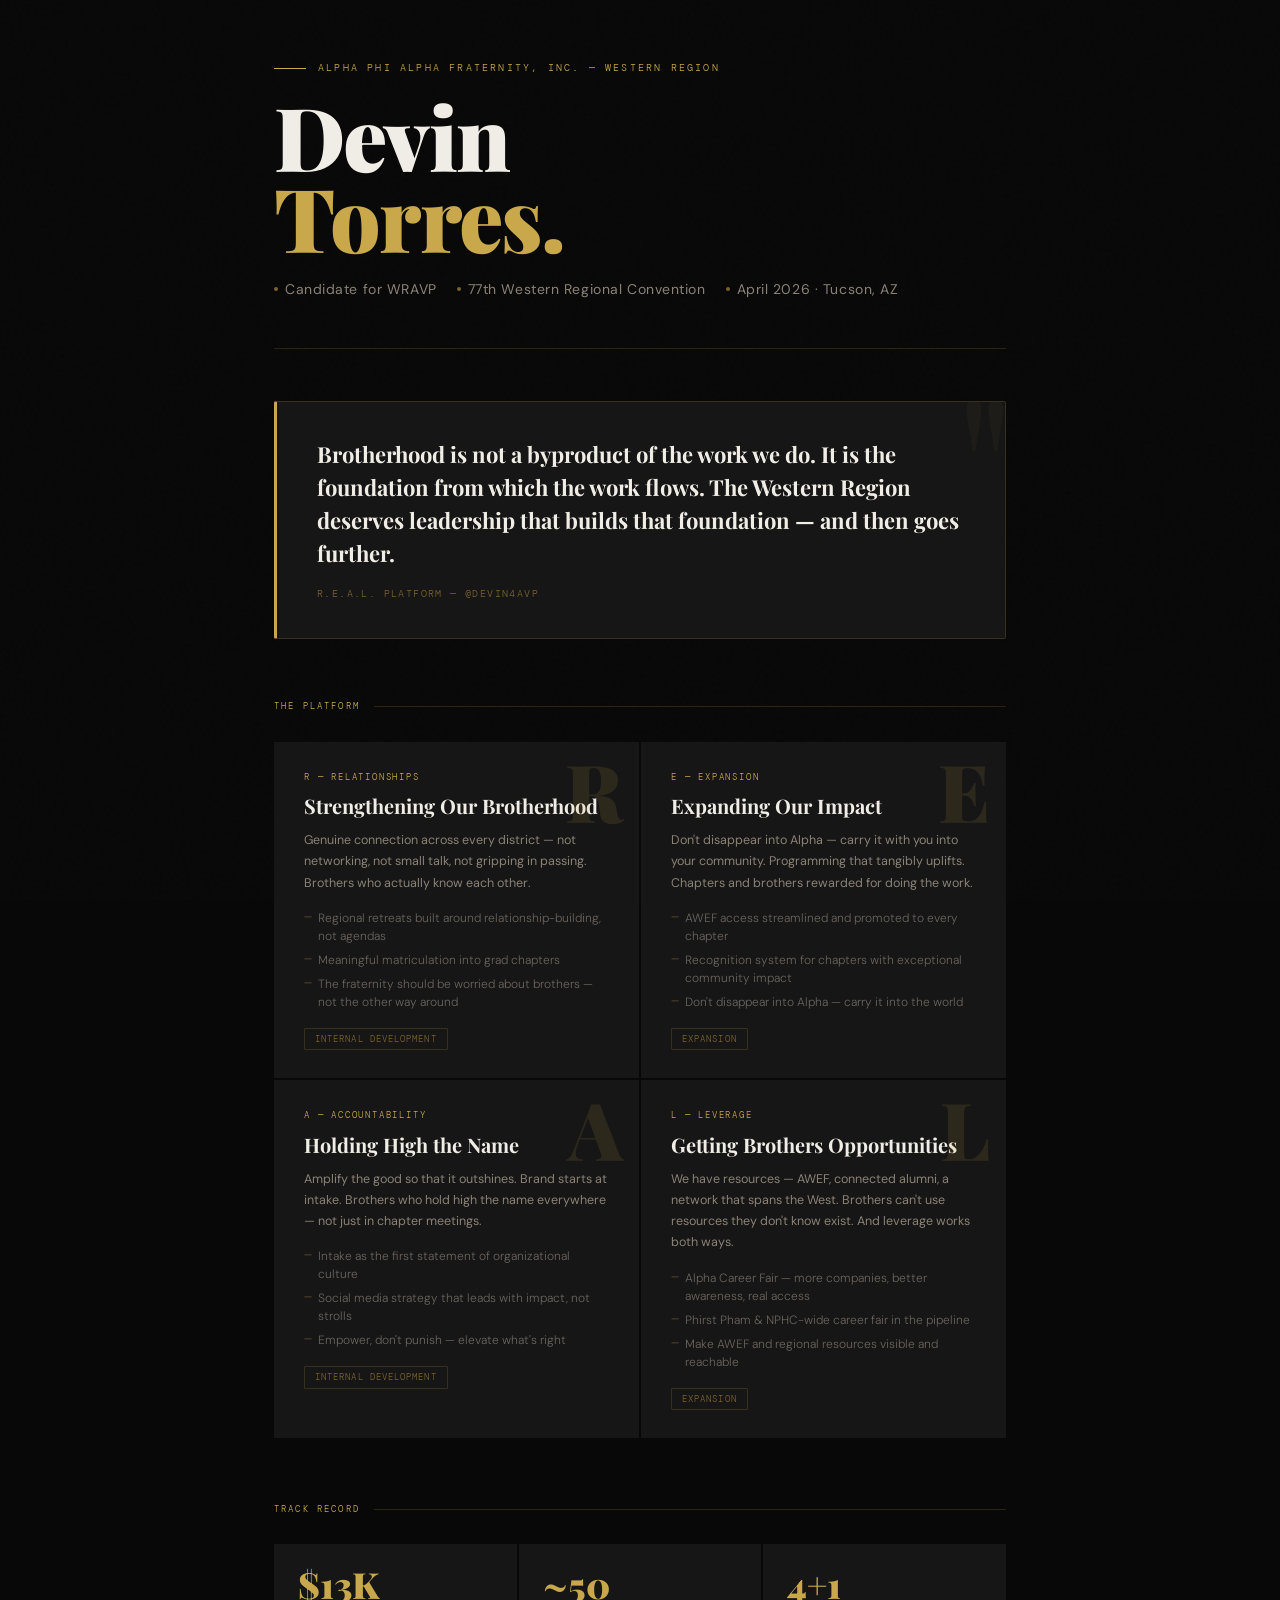
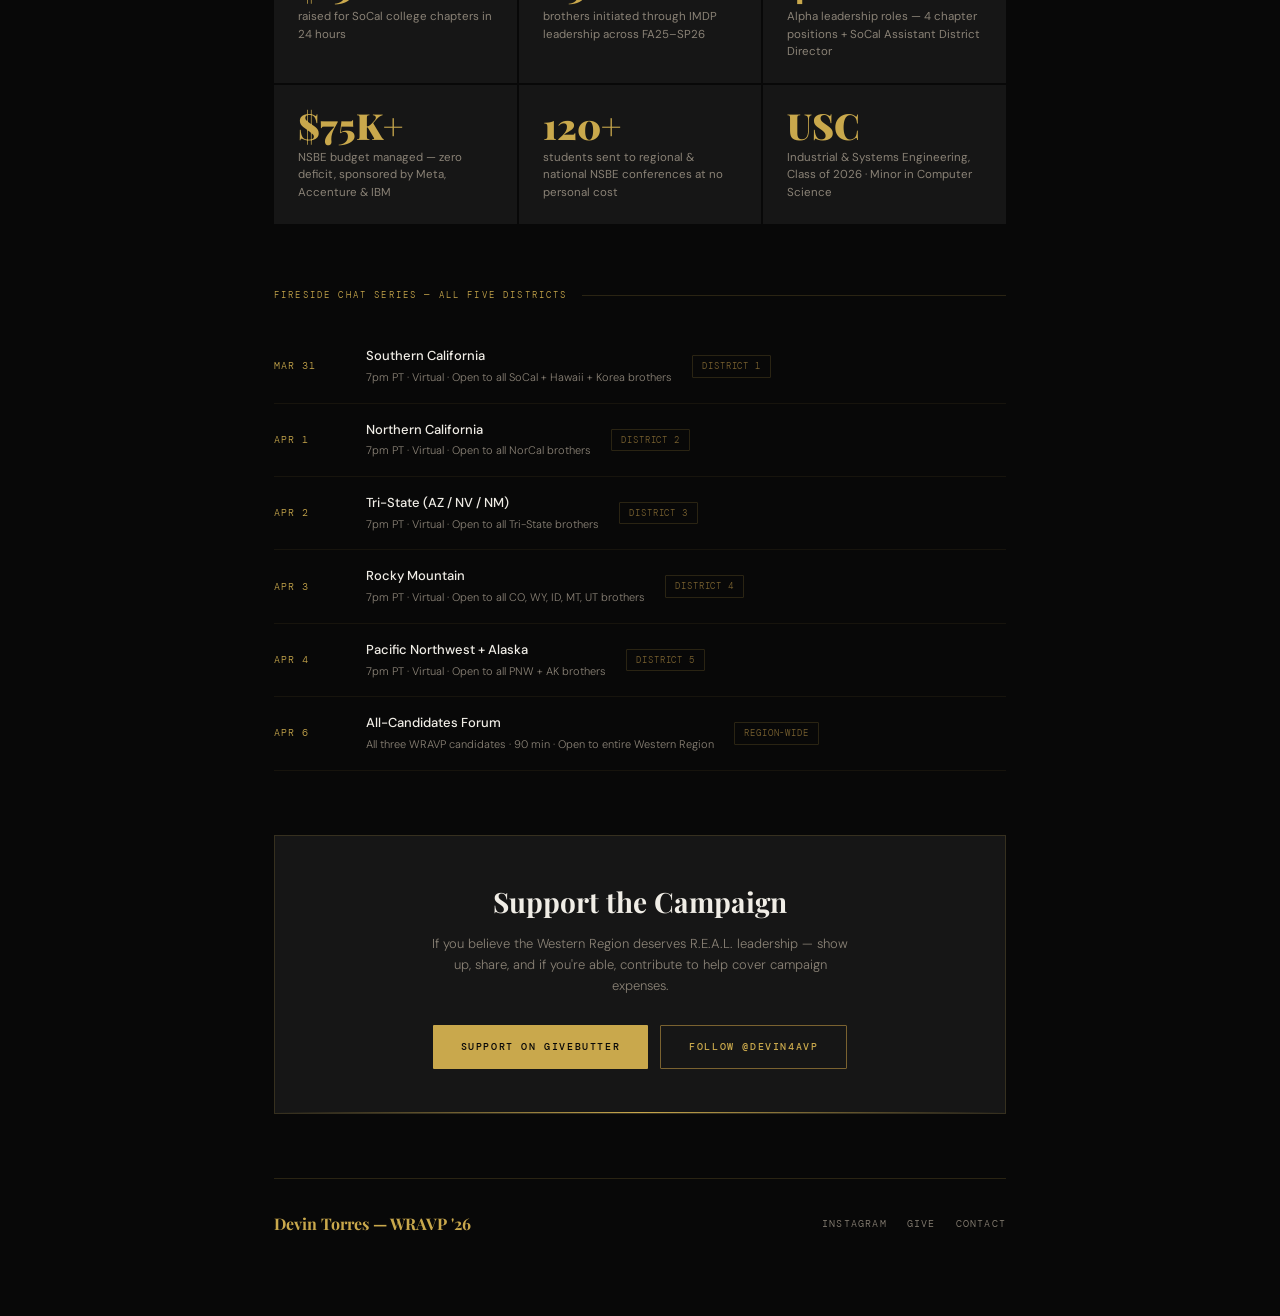
<file: devin4avp.html>
<!DOCTYPE html>
<html lang="en">
<head>
<meta charset="UTF-8">
<meta name="viewport" content="width=device-width, initial-scale=1.0">
<title>Devin Torres — WRAVP 2026</title>
<link href="https://fonts.googleapis.com/css2?family=Playfair+Display:wght@700;900&family=DM+Sans:wght@300;400;500;600&family=DM+Mono:wght@400;500&display=swap" rel="stylesheet">
<style>
  :root {
    --gold: #C9A84C;
    --gold-light: #E8C97A;
    --gold-dim: #7A6230;
    --black: #080808;
    --off-black: #111111;
    --card: #161616;
    --border: rgba(201,168,76,0.18);
    --text: #F0EDE6;
    --muted: #8A8276;
    --serif: 'Playfair Display', Georgia, serif;
    --sans: 'DM Sans', sans-serif;
    --mono: 'DM Mono', monospace;
  }

  *, *::before, *::after { box-sizing: border-box; margin: 0; padding: 0; }

  html { scroll-behavior: smooth; }

  body {
    background: var(--black);
    color: var(--text);
    font-family: var(--sans);
    font-weight: 300;
    line-height: 1.6;
    -webkit-font-smoothing: antialiased;
  }

  /* ── GRAIN OVERLAY ── */
  body::before {
    content: '';
    position: fixed;
    inset: 0;
    background-image: url("data:image/svg+xml,%3Csvg viewBox='0 0 256 256' xmlns='http://www.w3.org/2000/svg'%3E%3Cfilter id='noise'%3E%3CfeTurbulence type='fractalNoise' baseFrequency='0.9' numOctaves='4' stitchTiles='stitch'/%3E%3C/filter%3E%3Crect width='100%25' height='100%25' filter='url(%23noise)' opacity='0.04'/%3E%3C/svg%3E");
    pointer-events: none;
    z-index: 0;
    opacity: 0.4;
  }

  .page { position: relative; z-index: 1; max-width: 780px; margin: 0 auto; padding: 0 24px 80px; }

  /* ── HEADER ── */
  .header {
    padding: 60px 0 48px;
    border-bottom: 1px solid var(--border);
    margin-bottom: 52px;
  }

  .header-eyebrow {
    font-family: var(--mono);
    font-size: 10px;
    letter-spacing: .22em;
    color: var(--gold);
    text-transform: uppercase;
    margin-bottom: 20px;
    display: flex;
    align-items: center;
    gap: 12px;
  }
  .header-eyebrow::before {
    content: '';
    display: block;
    width: 32px;
    height: 1px;
    background: var(--gold);
    flex-shrink: 0;
  }

  .header-name {
    font-family: var(--serif);
    font-size: clamp(52px, 8vw, 88px);
    font-weight: 900;
    line-height: 0.92;
    letter-spacing: -0.02em;
    color: var(--text);
    margin-bottom: 20px;
  }
  .header-name span { color: var(--gold); }

  .header-sub {
    font-size: 14px;
    font-weight: 400;
    color: var(--muted);
    letter-spacing: .04em;
    display: flex;
    flex-wrap: wrap;
    gap: 6px 20px;
  }
  .header-sub-item { display: flex; align-items: center; gap: 7px; }
  .header-sub-item::before { content: ''; width: 4px; height: 4px; border-radius: 50%; background: var(--gold-dim); flex-shrink: 0; }

  /* ── MISSION STATEMENT ── */
  .mission {
    margin-bottom: 60px;
    padding: 36px 40px;
    background: var(--card);
    border: 1px solid var(--border);
    border-left: 3px solid var(--gold);
    border-radius: 2px;
    position: relative;
    overflow: hidden;
  }
  .mission::after {
    content: '"';
    font-family: var(--serif);
    font-size: 200px;
    color: var(--gold);
    opacity: 0.04;
    position: absolute;
    right: -10px;
    top: -40px;
    line-height: 1;
    pointer-events: none;
  }
  .mission p {
    font-family: var(--serif);
    font-size: clamp(17px, 2.4vw, 22px);
    font-weight: 700;
    line-height: 1.5;
    color: var(--text);
    position: relative;
    z-index: 1;
  }
  .mission-attr {
    margin-top: 16px;
    font-family: var(--mono);
    font-size: 10px;
    letter-spacing: .14em;
    color: var(--gold-dim);
    text-transform: uppercase;
    position: relative;
    z-index: 1;
  }

  /* ── SECTION TITLES ── */
  .section-label {
    font-family: var(--mono);
    font-size: 9px;
    letter-spacing: .24em;
    color: var(--gold);
    text-transform: uppercase;
    margin-bottom: 28px;
    display: flex;
    align-items: center;
    gap: 14px;
  }
  .section-label::after {
    content: '';
    flex: 1;
    height: 1px;
    background: var(--border);
  }

  /* ── REAL PLATFORM ── */
  .platform { margin-bottom: 64px; }

  .platform-grid { display: grid; grid-template-columns: 1fr 1fr; gap: 2px; }

  .pillar {
    background: var(--card);
    padding: 28px 30px;
    position: relative;
    overflow: hidden;
    transition: background .2s;
  }
  .pillar:hover { background: #1c1c1c; }

  .pillar-letter {
    font-family: var(--serif);
    font-size: 80px;
    font-weight: 900;
    color: var(--gold);
    opacity: 0.12;
    position: absolute;
    right: 16px;
    top: 8px;
    line-height: 1;
    pointer-events: none;
    transition: opacity .2s;
  }
  .pillar:hover .pillar-letter { opacity: 0.18; }

  .pillar-word {
    font-family: var(--mono);
    font-size: 9px;
    letter-spacing: .2em;
    color: var(--gold);
    text-transform: uppercase;
    margin-bottom: 10px;
  }

  .pillar-title {
    font-family: var(--serif);
    font-size: 20px;
    font-weight: 700;
    color: var(--text);
    margin-bottom: 12px;
    line-height: 1.2;
  }

  .pillar-body {
    font-size: 12.5px;
    color: var(--muted);
    line-height: 1.7;
    font-weight: 400;
  }

  .pillar-bullets {
    margin-top: 12px;
    list-style: none;
  }
  .pillar-bullets li {
    font-size: 12px;
    color: #6A6560;
    padding: 3px 0;
    padding-left: 14px;
    position: relative;
    line-height: 1.5;
  }
  .pillar-bullets li::before {
    content: '—';
    position: absolute;
    left: 0;
    color: var(--gold-dim);
    font-size: 10px;
  }

  .pillar-tag {
    display: inline-block;
    margin-top: 14px;
    font-family: var(--mono);
    font-size: 9px;
    letter-spacing: .12em;
    color: var(--gold-dim);
    border: 1px solid var(--border);
    padding: 3px 10px;
    border-radius: 1px;
    text-transform: uppercase;
  }

  /* ── CREDENTIALS ── */
  .creds { margin-bottom: 64px; }

  .creds-grid { display: grid; grid-template-columns: repeat(3, 1fr); gap: 2px; }

  .cred-item {
    background: var(--card);
    padding: 22px 24px;
    border-bottom: 1px solid transparent;
    transition: border-color .2s;
  }
  .cred-item:hover { border-bottom-color: var(--gold); }

  .cred-num {
    font-family: var(--serif);
    font-size: 36px;
    font-weight: 900;
    color: var(--gold);
    line-height: 1;
    margin-bottom: 6px;
  }
  .cred-label {
    font-size: 11.5px;
    color: var(--muted);
    line-height: 1.5;
    font-weight: 400;
  }

  /* ── FIRESIDE CHATS ── */
  .events { margin-bottom: 64px; }

  .event-row {
    display: flex;
    gap: 20px;
    padding: 16px 0;
    border-bottom: 1px solid rgba(201,168,76,0.08);
    align-items: center;
  }
  .event-row:first-child { border-top: 1px solid rgba(201,168,76,0.08); }

  .event-date {
    font-family: var(--mono);
    font-size: 10px;
    letter-spacing: .1em;
    color: var(--gold);
    min-width: 72px;
    flex-shrink: 0;
  }
  .event-name {
    font-size: 13px;
    font-weight: 500;
    color: var(--text);
    flex: 1;
  }
  .event-sub {
    font-size: 11px;
    color: var(--muted);
    margin-top: 2px;
  }
  .event-badge {
    font-family: var(--mono);
    font-size: 9px;
    letter-spacing: .1em;
    color: var(--gold-dim);
    border: 1px solid var(--border);
    padding: 3px 9px;
    border-radius: 1px;
    flex-shrink: 0;
    text-transform: uppercase;
  }

  /* ── SUPPORT / CTA ── */
  .cta {
    background: var(--card);
    border: 1px solid var(--border);
    padding: 44px 40px;
    margin-bottom: 64px;
    text-align: center;
    position: relative;
    overflow: hidden;
  }
  .cta::before {
    content: '';
    position: absolute;
    bottom: 0; left: 0; right: 0;
    height: 1px;
    background: linear-gradient(90deg, transparent, var(--gold), transparent);
  }
  .cta-title {
    font-family: var(--serif);
    font-size: 28px;
    font-weight: 700;
    color: var(--text);
    margin-bottom: 10px;
  }
  .cta-sub {
    font-size: 13px;
    color: var(--muted);
    margin-bottom: 28px;
    line-height: 1.6;
    max-width: 420px;
    margin-left: auto;
    margin-right: auto;
  }
  .cta-buttons {
    display: flex;
    gap: 12px;
    justify-content: center;
    flex-wrap: wrap;
  }
  .btn-primary {
    display: inline-block;
    background: var(--gold);
    color: var(--black);
    font-family: var(--mono);
    font-size: 10px;
    font-weight: 500;
    letter-spacing: .16em;
    text-transform: uppercase;
    padding: 14px 28px;
    text-decoration: none;
    border-radius: 1px;
    transition: background .2s, transform .1s;
  }
  .btn-primary:hover { background: var(--gold-light); transform: translateY(-1px); }
  .btn-primary:active { transform: translateY(0); }

  .btn-secondary {
    display: inline-block;
    background: transparent;
    color: var(--gold);
    font-family: var(--mono);
    font-size: 10px;
    font-weight: 500;
    letter-spacing: .16em;
    text-transform: uppercase;
    padding: 13px 28px;
    text-decoration: none;
    border: 1px solid var(--gold-dim);
    border-radius: 1px;
    transition: border-color .2s, color .2s, transform .1s;
  }
  .btn-secondary:hover { border-color: var(--gold); color: var(--gold-light); transform: translateY(-1px); }

  /* ── FOOTER ── */
  .footer {
    border-top: 1px solid var(--border);
    padding-top: 32px;
    display: flex;
    justify-content: space-between;
    align-items: center;
    flex-wrap: gap;
    gap: 16px;
  }
  .footer-name {
    font-family: var(--serif);
    font-size: 16px;
    font-weight: 700;
    color: var(--gold);
  }
  .footer-links {
    display: flex;
    gap: 20px;
  }
  .footer-links a {
    font-family: var(--mono);
    font-size: 10px;
    letter-spacing: .12em;
    color: var(--muted);
    text-decoration: none;
    text-transform: uppercase;
    transition: color .2s;
  }
  .footer-links a:hover { color: var(--gold); }

  /* ── ANIMATIONS ── */
  @keyframes fadeUp {
    from { opacity: 0; transform: translateY(16px); }
    to   { opacity: 1; transform: translateY(0); }
  }
  .fade-up {
    opacity: 0;
    animation: fadeUp .6s ease forwards;
  }
  .delay-1 { animation-delay: .1s; }
  .delay-2 { animation-delay: .22s; }
  .delay-3 { animation-delay: .34s; }
  .delay-4 { animation-delay: .46s; }

  /* ── RESPONSIVE ── */
  @media (max-width: 580px) {
    .platform-grid { grid-template-columns: 1fr; }
    .creds-grid { grid-template-columns: 1fr 1fr; }
    .header-name { font-size: 52px; }
    .mission { padding: 26px 24px; }
    .cta { padding: 32px 24px; }
  }
</style>
</head>
<body>
<div class="page">

  <!-- HEADER -->
  <header class="header fade-up">
    <div class="header-eyebrow">Alpha Phi Alpha Fraternity, Inc. &mdash; Western Region</div>
    <h1 class="header-name">Devin<br><span>Torres.</span></h1>
    <div class="header-sub">
      <span class="header-sub-item">Candidate for WRAVP</span>
      <span class="header-sub-item">77th Western Regional Convention</span>
      <span class="header-sub-item">April 2026 &middot; Tucson, AZ</span>
    </div>
  </header>

  <!-- MISSION -->
  <div class="mission fade-up delay-1">
    <p>Brotherhood is not a byproduct of the work we do. It is the foundation from which the work flows. The Western Region deserves leadership that builds that foundation — and then goes further.</p>
    <div class="mission-attr">R.E.A.L. Platform &mdash; @devin4avp</div>
  </div>

  <!-- PLATFORM -->
  <section class="platform fade-up delay-2">
    <div class="section-label">The Platform</div>
    <div class="platform-grid">

      <div class="pillar">
        <div class="pillar-letter">R</div>
        <div class="pillar-word">R &mdash; Relationships</div>
        <div class="pillar-title">Strengthening Our Brotherhood</div>
        <div class="pillar-body">Genuine connection across every district — not networking, not small talk, not gripping in passing. Brothers who actually know each other.</div>
        <ul class="pillar-bullets">
          <li>Regional retreats built around relationship-building, not agendas</li>
          <li>Meaningful matriculation into grad chapters</li>
          <li>The fraternity should be worried about brothers — not the other way around</li>
        </ul>
        <div class="pillar-tag">Internal Development</div>
      </div>

      <div class="pillar">
        <div class="pillar-letter">E</div>
        <div class="pillar-word">E &mdash; Expansion</div>
        <div class="pillar-title">Expanding Our Impact</div>
        <div class="pillar-body">Don't disappear into Alpha — carry it with you into your community. Programming that tangibly uplifts. Chapters and brothers rewarded for doing the work.</div>
        <ul class="pillar-bullets">
          <li>AWEF access streamlined and promoted to every chapter</li>
          <li>Recognition system for chapters with exceptional community impact</li>
          <li>Don't disappear into Alpha — carry it into the world</li>
        </ul>
        <div class="pillar-tag">Expansion</div>
      </div>

      <div class="pillar">
        <div class="pillar-letter">A</div>
        <div class="pillar-word">A &mdash; Accountability</div>
        <div class="pillar-title">Holding High the Name</div>
        <div class="pillar-body">Amplify the good so that it outshines. Brand starts at intake. Brothers who hold high the name everywhere — not just in chapter meetings.</div>
        <ul class="pillar-bullets">
          <li>Intake as the first statement of organizational culture</li>
          <li>Social media strategy that leads with impact, not strolls</li>
          <li>Empower, don't punish — elevate what's right</li>
        </ul>
        <div class="pillar-tag">Internal Development</div>
      </div>

      <div class="pillar">
        <div class="pillar-letter">L</div>
        <div class="pillar-word">L &mdash; Leverage</div>
        <div class="pillar-title">Getting Brothers Opportunities</div>
        <div class="pillar-body">We have resources — AWEF, connected alumni, a network that spans the West. Brothers can't use resources they don't know exist. And leverage works both ways.</div>
        <ul class="pillar-bullets">
          <li>Alpha Career Fair — more companies, better awareness, real access</li>
          <li>Phirst Pham &amp; NPHC-wide career fair in the pipeline</li>
          <li>Make AWEF and regional resources visible and reachable</li>
        </ul>
        <div class="pillar-tag">Expansion</div>
      </div>

    </div>
  </section>

  <!-- CREDENTIALS -->
  <section class="creds fade-up delay-3">
    <div class="section-label">Track Record</div>
    <div class="creds-grid">
      <div class="cred-item">
        <div class="cred-num">$13K</div>
        <div class="cred-label">raised for SoCal college chapters in 24 hours</div>
      </div>
      <div class="cred-item">
        <div class="cred-num">~50</div>
        <div class="cred-label">brothers initiated through IMDP leadership across FA25–SP26</div>
      </div>
      <div class="cred-item">
        <div class="cred-num">4+1</div>
        <div class="cred-label">Alpha leadership roles — 4 chapter positions + SoCal Assistant District Director</div>
      </div>
      <div class="cred-item">
        <div class="cred-num">$75K+</div>
        <div class="cred-label">NSBE budget managed — zero deficit, sponsored by Meta, Accenture &amp; IBM</div>
      </div>
      <div class="cred-item">
        <div class="cred-num">120+</div>
        <div class="cred-label">students sent to regional &amp; national NSBE conferences at no personal cost</div>
      </div>
      <div class="cred-item">
        <div class="cred-num">USC</div>
        <div class="cred-label">Industrial &amp; Systems Engineering, Class of 2026 &middot; Minor in Computer Science</div>
      </div>
    </div>
  </section>

  <!-- FIRESIDE CHATS -->
  <section class="events fade-up delay-4">
    <div class="section-label">Fireside Chat Series &mdash; All Five Districts</div>
    <div class="event-row">
      <div class="event-date">MAR 31</div>
      <div><div class="event-name">Southern California</div><div class="event-sub">7pm PT &middot; Virtual &middot; Open to all SoCal + Hawaii + Korea brothers</div></div>
      <div class="event-badge">District 1</div>
    </div>
    <div class="event-row">
      <div class="event-date">APR 1</div>
      <div><div class="event-name">Northern California</div><div class="event-sub">7pm PT &middot; Virtual &middot; Open to all NorCal brothers</div></div>
      <div class="event-badge">District 2</div>
    </div>
    <div class="event-row">
      <div class="event-date">APR 2</div>
      <div><div class="event-name">Tri-State (AZ / NV / NM)</div><div class="event-sub">7pm PT &middot; Virtual &middot; Open to all Tri-State brothers</div></div>
      <div class="event-badge">District 3</div>
    </div>
    <div class="event-row">
      <div class="event-date">APR 3</div>
      <div><div class="event-name">Rocky Mountain</div><div class="event-sub">7pm PT &middot; Virtual &middot; Open to all CO, WY, ID, MT, UT brothers</div></div>
      <div class="event-badge">District 4</div>
    </div>
    <div class="event-row">
      <div class="event-date">APR 4</div>
      <div><div class="event-name">Pacific Northwest + Alaska</div><div class="event-sub">7pm PT &middot; Virtual &middot; Open to all PNW + AK brothers</div></div>
      <div class="event-badge">District 5</div>
    </div>
    <div class="event-row">
      <div class="event-date">APR 6</div>
      <div><div class="event-name">All-Candidates Forum</div><div class="event-sub">All three WRAVP candidates &middot; 90 min &middot; Open to entire Western Region</div></div>
      <div class="event-badge">Region-Wide</div>
    </div>
  </section>

  <!-- CTA / SUPPORT -->
  <section class="cta">
    <div class="cta-title">Support the Campaign</div>
    <div class="cta-sub">If you believe the Western Region deserves R.E.A.L. leadership — show up, share, and if you're able, contribute to help cover campaign expenses.</div>
    <div class="cta-buttons">
      <a href="https://givebutter.com" target="_blank" class="btn-primary">Support on Givebutter</a>
      <a href="https://instagram.com/devin4avp" target="_blank" class="btn-secondary">Follow @devin4avp</a>
    </div>
  </section>

  <!-- FOOTER -->
  <footer class="footer">
    <div class="footer-name">Devin Torres &mdash; WRAVP '26</div>
    <div class="footer-links">
      <a href="https://instagram.com/devin4avp">Instagram</a>
      <a href="https://givebutter.com">Give</a>
      <a href="mailto:devin@email.com">Contact</a>
    </div>
  </footer>

</div>
</body>
</html>
</file>
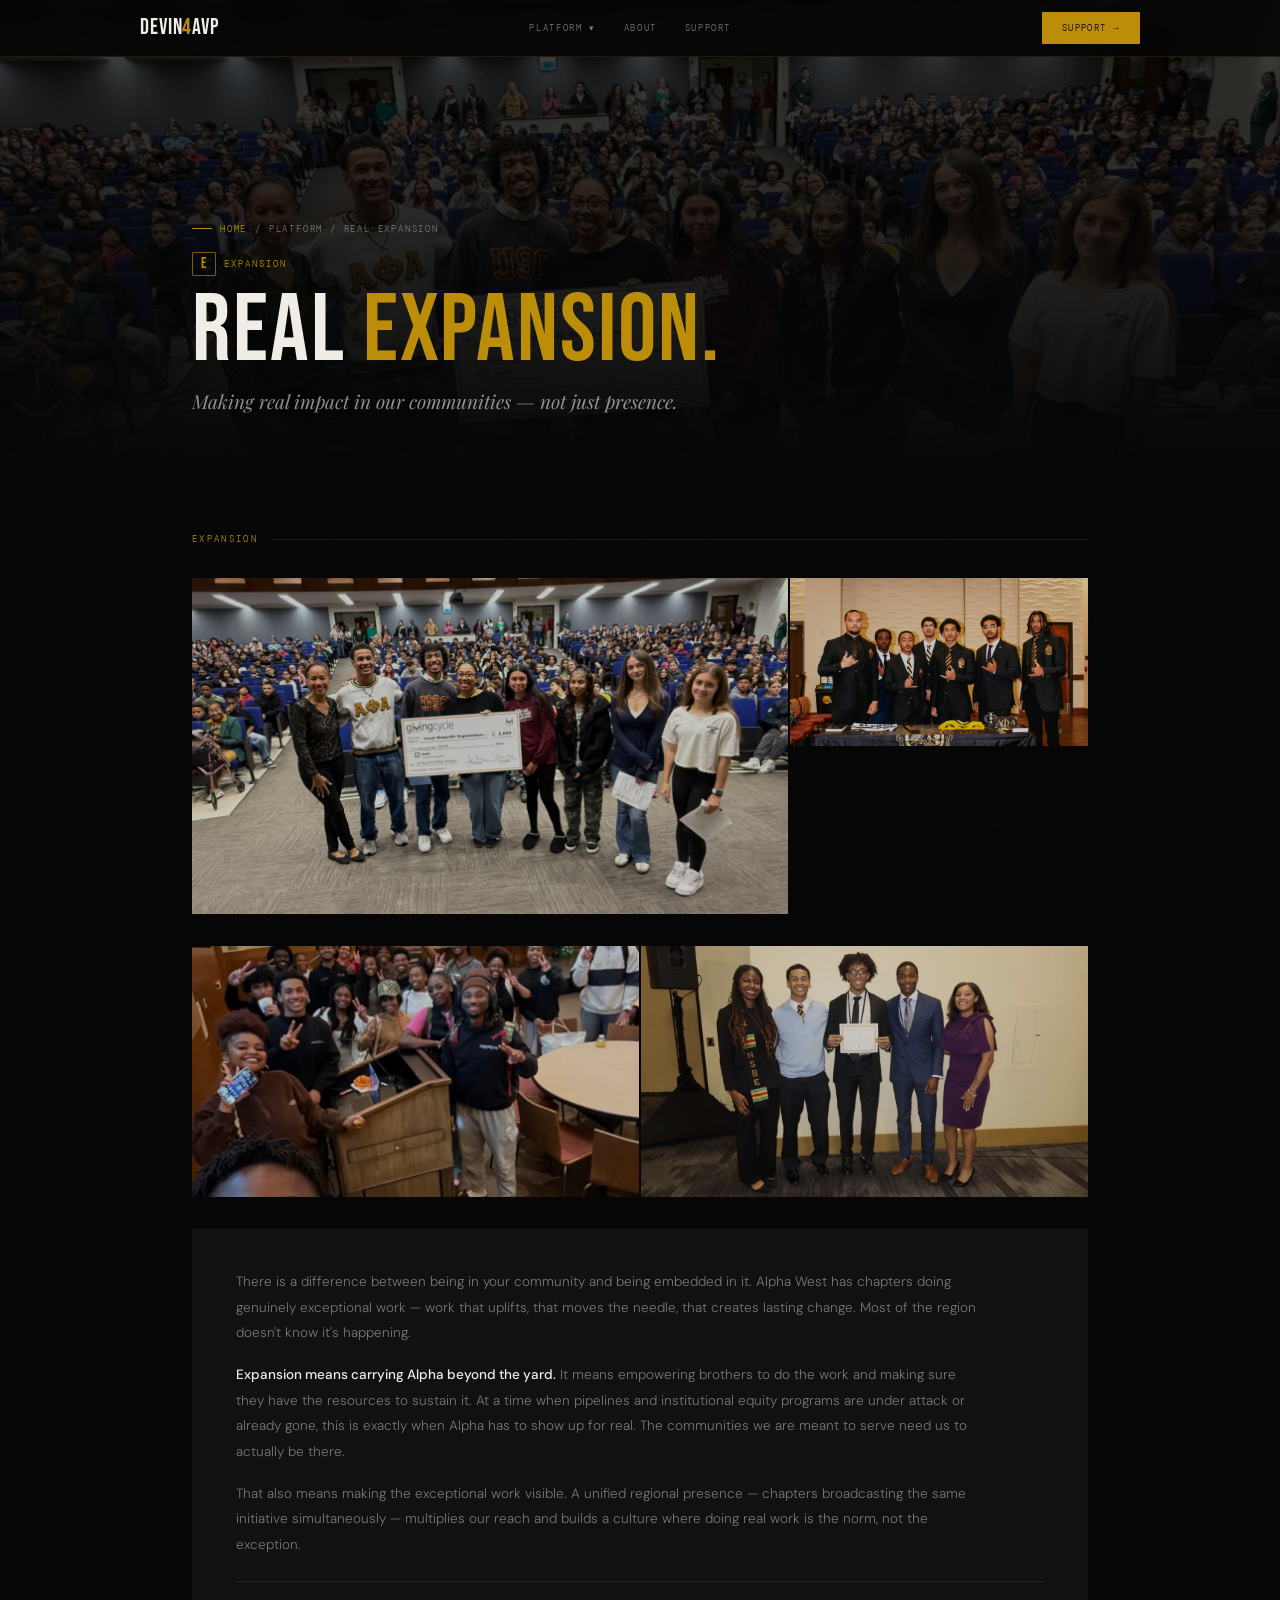
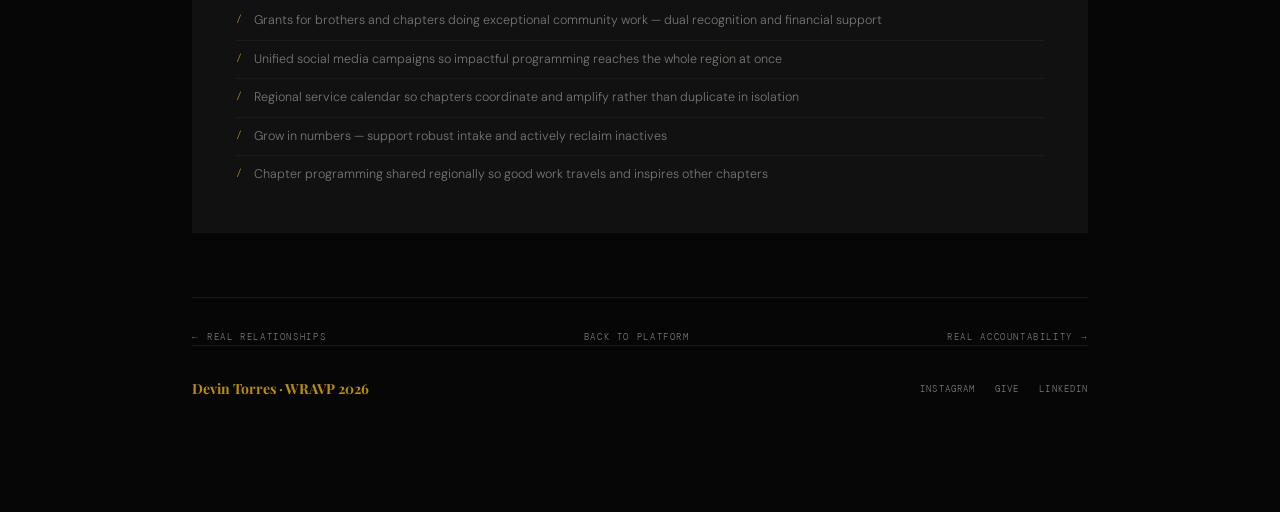
<file: expansion.html>
<!DOCTYPE html>
<html lang="en">
<head>
<meta charset="UTF-8">
<meta name="viewport" content="width=device-width, initial-scale=1.0">
<title>Real Expansion · Devin Torres WRAVP 2026</title>
<link href="https://fonts.googleapis.com/css2?family=Bebas+Neue&family=Playfair+Display:ital,wght@0,400;0,700;0,900;1,400;1,700;1,900&family=DM+Sans:ital,wght@0,300;0,400;0,500;1,300&family=DM+Mono:wght@400;500&display=swap" rel="stylesheet">
<link rel="stylesheet" href="css/main.css">
<style>
.detail-hero {
  padding-top: 56px; min-height: 52vh; display: flex;
  align-items: flex-end; position: relative; margin-bottom: 64px;
}
.detail-hero-bg { position: absolute; inset: 0; overflow: hidden; }
.detail-hero-bg img { width: 100%; height: 100%; object-fit: cover; object-position: center 25%; filter: brightness(.28); }
.detail-hero-bg::after { content: ''; position: absolute; inset: 0; background: linear-gradient(to top, var(--black) 0%, rgba(6,6,6,.5) 50%, transparent 100%); }
.detail-hero-content { position: relative; z-index: 2; max-width: 960px; margin: 0 auto; padding: 0 32px 52px; width: 100%; }
.breadcrumb { font-family: var(--mono); font-size: 9px; letter-spacing: .2em; color: var(--muted); text-transform: uppercase; margin-bottom: 16px; display: flex; align-items: center; gap: 8px; }
.breadcrumb::before { content: ''; width: 20px; height: 1px; background: var(--gold); }
.breadcrumb a { color: var(--gold); text-decoration: none; }
.detail-pillar-tag { font-family: var(--mono); font-size: 9px; letter-spacing: .22em; color: var(--gold); text-transform: uppercase; margin-bottom: 14px; display: flex; align-items: center; gap: 8px; }
.detail-letter-badge { display: inline-flex; align-items: center; justify-content: center; width: 24px; height: 24px; border: 1px solid var(--gold-dim); border-radius: 1px; font-family: var(--display); font-size: 15px; color: var(--gold); line-height: 1; }
.detail-headline { font-family: var(--display); font-size: clamp(52px, 9vw, 96px); line-height: .88; letter-spacing: .02em; color: var(--text); margin-bottom: 14px; }
.detail-headline .gold { color: var(--gold); }
.detail-tagline { font-family: var(--serif); font-size: clamp(15px, 2.2vw, 19px); font-style: italic; color: rgba(240,237,230,.6); max-width: 540px; line-height: 1.45; }

/* Photo grid */
.photo-grid {
  display: grid;
  gap: 2px;
  margin: 32px 0;
}
.pg-2col { grid-template-columns: 1fr 1fr; }
.pg-3col { grid-template-columns: 1fr 1fr 1fr; }
.pg-2col-wide { grid-template-columns: 2fr 1fr; }
.photo-cell {
  overflow: hidden;
  background: var(--card);
  position: relative;
}
.photo-cell img {
  width: 100%; height: 100%;
  object-fit: cover;
  filter: brightness(.8);
  transition: filter .35s;
  display: block;
}
.photo-cell:hover img { filter: brightness(1); }
.photo-cell.sq { aspect-ratio: 1; }
.photo-cell.land { aspect-ratio: 16/9; }
.photo-cell.port { aspect-ratio: 3/4; }
.photo-cell.tall { aspect-ratio: 2/3; }
.photo-cell.span2 { grid-column: span 2; }
.photo-cell.span3 { grid-column: span 3; }
.write-block {
  background: var(--card);
  padding: 40px 44px;
}
.write-block p {
  font-size: 13.5px;
  color: var(--muted);
  line-height: 1.9;
  font-weight: 300;
  margin-bottom: 16px;
  max-width: 740px;
}
.write-block p:last-child { margin: 0; }
.write-block strong { color: var(--text); font-weight: 500; }
.points { list-style: none; margin-top: 24px; border-top: 1px solid var(--border); padding-top: 20px; }
.points li {
  font-size: 12.5px; color: var(--muted);
  padding: 9px 0 9px 18px; position: relative;
  border-bottom: 1px solid rgba(255,255,255,.04); line-height: 1.55;
}
.points li:last-child { border: none; }
.points li::before { content: '/'; position: absolute; left: 0; color: var(--gold); font-family: var(--mono); font-size: 10px; top: 9px; }
.nav-strip { display: flex; justify-content: space-between; align-items: center; margin-top: 64px; padding-top: 32px; border-top: 1px solid var(--border); flex-wrap: wrap; gap: 12px; }
.nav-strip a { font-family: var(--mono); font-size: 9px; letter-spacing: .18em; color: var(--muted); text-transform: uppercase; text-decoration: none; display: flex; align-items: center; gap: 8px; transition: color .2s; }
.nav-strip a:hover { color: var(--gold); }
.nav-strip .prev::before { content: '←'; }
.nav-strip .next::after { content: '→'; }
.reveal { opacity: 0; transform: translateY(24px); transition: opacity .7s ease, transform .7s ease; }
.reveal.revealed { opacity: 1; transform: translateY(0); }
@media (max-width: 640px) {
  .pg-2col, .pg-3col, .pg-2col-wide { grid-template-columns: 1fr; }
  .photo-cell.span2, .photo-cell.span3 { grid-column: span 1; }
  .write-block { padding: 28px 24px; }
}

@media(max-width:680px){ .detail-hero-content { padding: 0 20px 36px; } }
</style>
</head>
<body>
<nav>
  <div class="nav-inner">
    <a href="index.html" class="nav-logo"><span>devin</span>4<span>avp</span></a>
    <ul class="nav-links">
      <li class="nav-item">
        <span class="nav-link">Platform &#x25BE;</span>
        <ul class="dropdown">
          <li><a href="relationships.html">R — Real Relationships</a></li>
          <li><a href="expansion.html">E — Real Expansion</a></li>
          <li><a href="accountability.html">A — Real Accountability</a></li>
          <li><a href="leverage.html">L — Real Leverage</a></li>
          <li><a href="stepping.html">Real Stepping</a></li>
        </ul>
      </li>
      <li class="nav-item"><a href="about.html" class="nav-link">About</a></li>
      <li class="nav-item"><a href="support.html" class="nav-link">Support</a></li>
    </ul>
    <a href="support.html" class="nav-cta">Support &rarr;</a>
    <button class="hamburger" onclick="toggleMobile()" aria-label="Menu"><span></span><span></span><span></span></button>
  </div>
</nav>
<ul class="mobile-menu" id="mobile-menu">
  <li><a href="index.html">Home</a></li>
  <div class="mobile-section">Platform</div>
  <li><a href="relationships.html">R — Real Relationships</a></li>
  <li><a href="expansion.html">E — Real Expansion</a></li>
  <li><a href="accountability.html">A — Real Accountability</a></li>
  <li><a href="leverage.html">L — Real Leverage</a></li>
  <li><a href="stepping.html">Real Stepping</a></li>
  <div class="mobile-section">More</div>
  <li><a href="about.html">About</a></li>
  <li><a href="support.html">Support</a></li>
</ul>

<div class="detail-hero">
  <div class="detail-hero-bg"><img src="assets/images/impact-givingcycle.jpg" alt="Real Expansion"></div>
  <div class="detail-hero-content">
    <div class="breadcrumb fade-up d1"><a href="index.html">Home</a> / Platform / Real Expansion</div>
    <div class="detail-pillar-tag fade-up d1"><span class="detail-letter-badge">E</span> Expansion</div>
    <div class="detail-headline fade-up d2">REAL <span class="gold">EXPANSION.</span></div>
    <div class="detail-tagline fade-up d3">Making real impact in our communities — not just presence.</div>
  </div>
</div>

<div class="page">
  <div class="section-label">Expansion</div>

  
<div class="photo-grid pg-2col-wide reveal">
  <div class="photo-cell land"><img src="assets/images/impact-givingcycle.jpg" alt="Giving Cycle check presentation"></div>
  <div class="photo-cell land"><img src="assets/images/impact-meetthegreeks.jpg" alt="Meet the Greeks tabling"></div>
</div>
<div class="photo-grid pg-2col reveal">
  <div class="photo-cell land"><img src="assets/images/impact-forum.jpg" alt="Community forum"></div>
  <div class="photo-cell land"><img src="assets/images/impact-nsbe.jpg" alt="NSBE academic award"></div>
</div>

  <div class="write-block reveal">
    <p>There is a difference between being in your community and being embedded in it. Alpha West has chapters doing genuinely exceptional work — work that uplifts, that moves the needle, that creates lasting change. Most of the region doesn't know it's happening.</p>
<p><strong>Expansion means carrying Alpha beyond the yard.</strong> It means empowering brothers to do the work and making sure they have the resources to sustain it. At a time when pipelines and institutional equity programs are under attack or already gone, this is exactly when Alpha has to show up for real. The communities we are meant to serve need us to actually be there.</p>
<p>That also means making the exceptional work visible. A unified regional presence — chapters broadcasting the same initiative simultaneously — multiplies our reach and builds a culture where doing real work is the norm, not the exception.</p>
    <ul class="points">
<li>Grants for brothers and chapters doing exceptional community work — dual recognition and financial support</li>
<li>Unified social media campaigns so impactful programming reaches the whole region at once</li>
<li>Regional service calendar so chapters coordinate and amplify rather than duplicate in isolation</li>
<li>Grow in numbers — support robust intake and actively reclaim inactives</li>
<li>Chapter programming shared regionally so good work travels and inspires other chapters</li></ul>
  </div>

  <div class="nav-strip">
    <a href="relationships.html" class="prev">Real Relationships</a>
    <a href="index.html">Back to platform</a>
    <a href="accountability.html" class="next">Real Accountability</a>
  </div>

  <footer>
    <div class="footer-name">Devin Torres &middot; WRAVP 2026</div>
    <div class="footer-links">
      <a href="https://instagram.com/devin4avp" target="_blank">Instagram</a>
      <a href="support.html">Give</a>
      <a href="https://linkedin.com/in/devintorres" target="_blank">LinkedIn</a>
    </div>
  </footer>
</div>
<script src="js/main.js"></script>
</body>
</html>
</file>
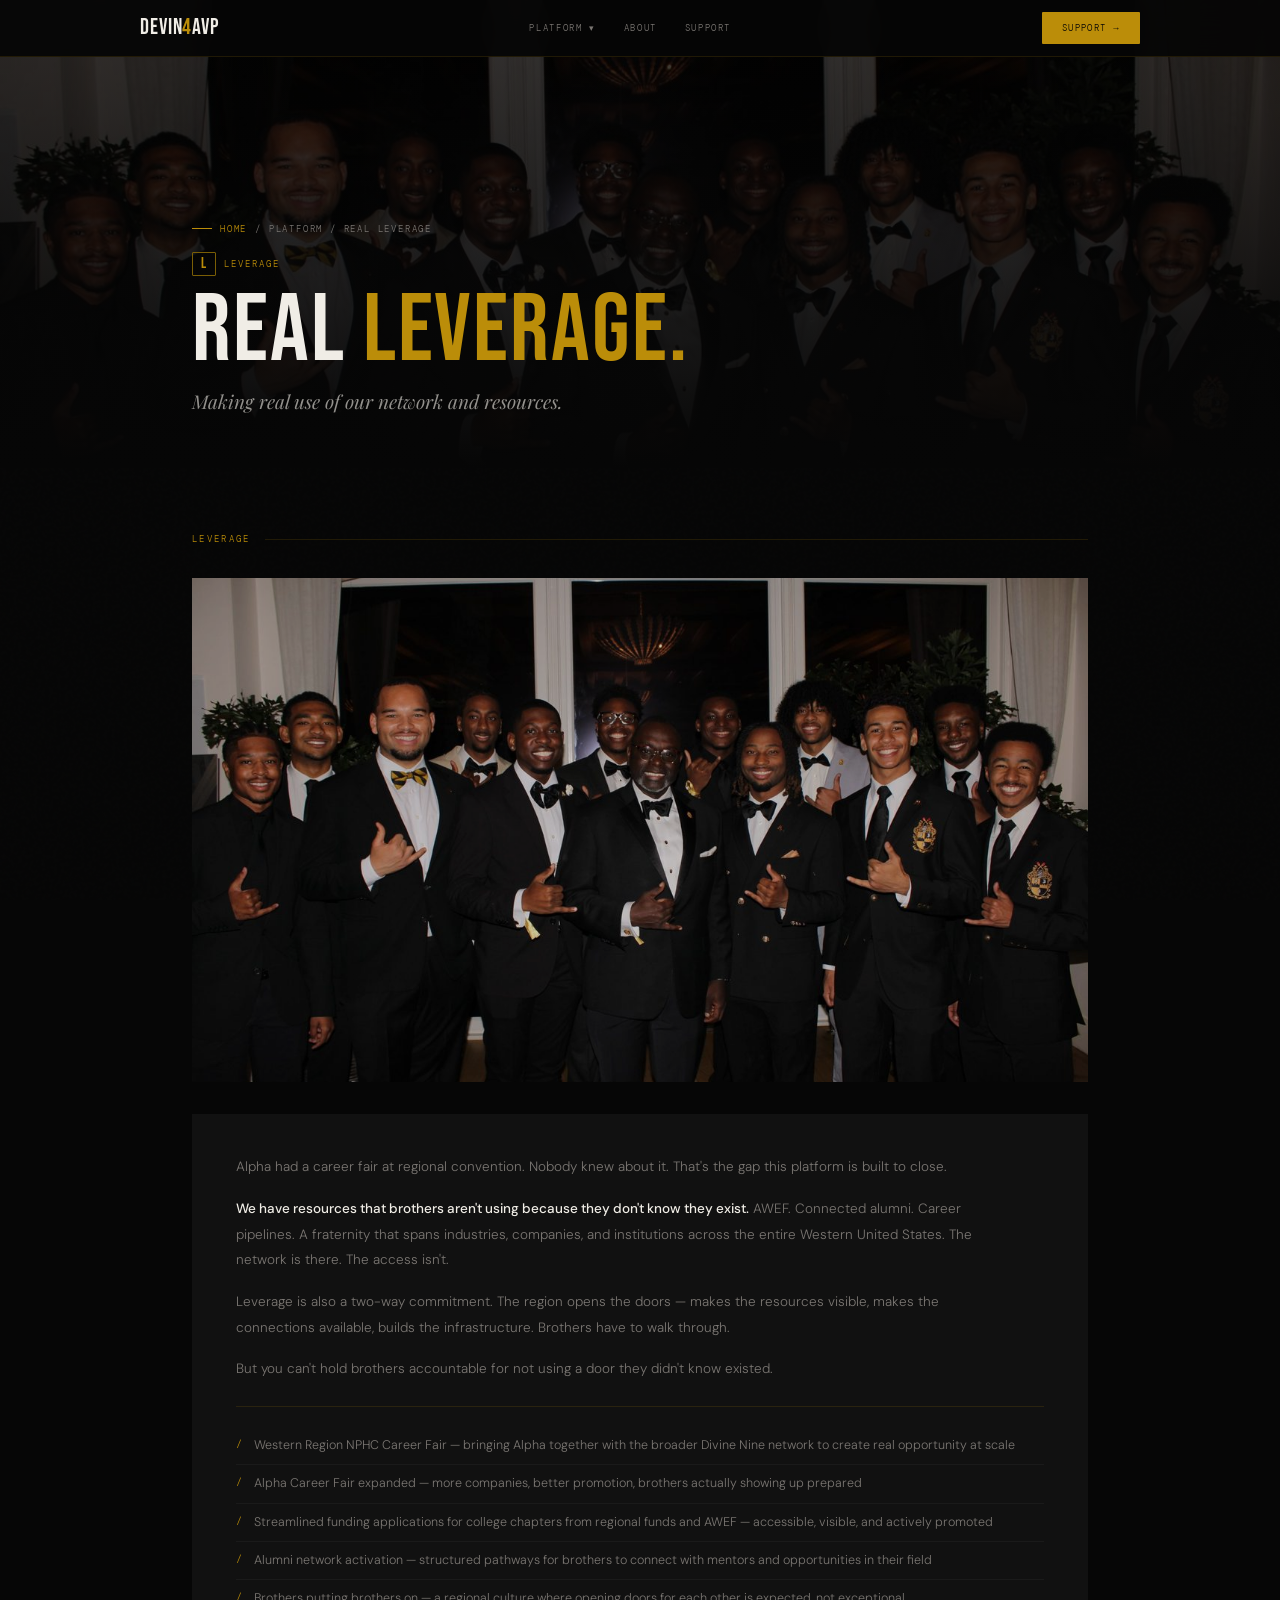
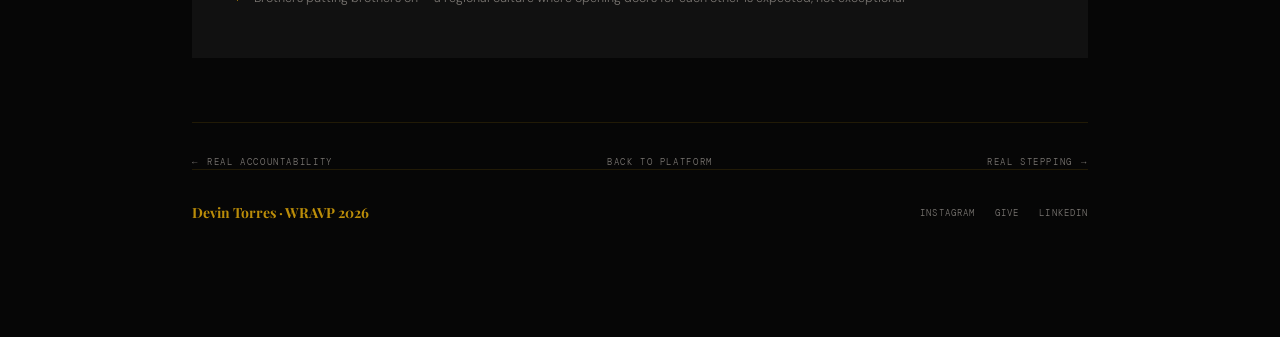
<file: leverage.html>
<!DOCTYPE html>
<html lang="en">
<head>
<meta charset="UTF-8">
<meta name="viewport" content="width=device-width, initial-scale=1.0">
<title>Real Leverage · Devin Torres WRAVP 2026</title>
<link href="https://fonts.googleapis.com/css2?family=Bebas+Neue&family=Playfair+Display:ital,wght@0,400;0,700;0,900;1,400;1,700;1,900&family=DM+Sans:ital,wght@0,300;0,400;0,500;1,300&family=DM+Mono:wght@400;500&display=swap" rel="stylesheet">
<link rel="stylesheet" href="css/main.css">
<style>
.detail-hero {
  padding-top: 56px; min-height: 52vh; display: flex;
  align-items: flex-end; position: relative; margin-bottom: 64px;
}
.detail-hero-bg { position: absolute; inset: 0; overflow: hidden; }
.detail-hero-bg img { width: 100%; height: 100%; object-fit: cover; object-position: center 25%; filter: brightness(.28); }
.detail-hero-bg::after { content: ''; position: absolute; inset: 0; background: linear-gradient(to top, var(--black) 0%, rgba(6,6,6,.5) 50%, transparent 100%); }
.detail-hero-content { position: relative; z-index: 2; max-width: 960px; margin: 0 auto; padding: 0 32px 52px; width: 100%; }
.breadcrumb { font-family: var(--mono); font-size: 9px; letter-spacing: .2em; color: var(--muted); text-transform: uppercase; margin-bottom: 16px; display: flex; align-items: center; gap: 8px; }
.breadcrumb::before { content: ''; width: 20px; height: 1px; background: var(--gold); }
.breadcrumb a { color: var(--gold); text-decoration: none; }
.detail-pillar-tag { font-family: var(--mono); font-size: 9px; letter-spacing: .22em; color: var(--gold); text-transform: uppercase; margin-bottom: 14px; display: flex; align-items: center; gap: 8px; }
.detail-letter-badge { display: inline-flex; align-items: center; justify-content: center; width: 24px; height: 24px; border: 1px solid var(--gold-dim); border-radius: 1px; font-family: var(--display); font-size: 15px; color: var(--gold); line-height: 1; }
.detail-headline { font-family: var(--display); font-size: clamp(52px, 9vw, 96px); line-height: .88; letter-spacing: .02em; color: var(--text); margin-bottom: 14px; }
.detail-headline .gold { color: var(--gold); }
.detail-tagline { font-family: var(--serif); font-size: clamp(15px, 2.2vw, 19px); font-style: italic; color: rgba(240,237,230,.6); max-width: 540px; line-height: 1.45; }

/* Photo grid */
.photo-grid {
  display: grid;
  gap: 2px;
  margin: 32px 0;
}
.pg-2col { grid-template-columns: 1fr 1fr; }
.pg-3col { grid-template-columns: 1fr 1fr 1fr; }
.pg-2col-wide { grid-template-columns: 2fr 1fr; }
.photo-cell {
  overflow: hidden;
  background: var(--card);
  position: relative;
}
.photo-cell img {
  width: 100%; height: 100%;
  object-fit: cover;
  filter: brightness(.8);
  transition: filter .35s;
  display: block;
}
.photo-cell:hover img { filter: brightness(1); }
.photo-cell.sq { aspect-ratio: 1; }
.photo-cell.land { aspect-ratio: 16/9; }
.photo-cell.port { aspect-ratio: 3/4; }
.photo-cell.tall { aspect-ratio: 2/3; }
.photo-cell.span2 { grid-column: span 2; }
.photo-cell.span3 { grid-column: span 3; }
.write-block {
  background: var(--card);
  padding: 40px 44px;
}
.write-block p {
  font-size: 13.5px;
  color: var(--muted);
  line-height: 1.9;
  font-weight: 300;
  margin-bottom: 16px;
  max-width: 740px;
}
.write-block p:last-child { margin: 0; }
.write-block strong { color: var(--text); font-weight: 500; }
.points { list-style: none; margin-top: 24px; border-top: 1px solid var(--border); padding-top: 20px; }
.points li {
  font-size: 12.5px; color: var(--muted);
  padding: 9px 0 9px 18px; position: relative;
  border-bottom: 1px solid rgba(255,255,255,.04); line-height: 1.55;
}
.points li:last-child { border: none; }
.points li::before { content: '/'; position: absolute; left: 0; color: var(--gold); font-family: var(--mono); font-size: 10px; top: 9px; }
.nav-strip { display: flex; justify-content: space-between; align-items: center; margin-top: 64px; padding-top: 32px; border-top: 1px solid var(--border); flex-wrap: wrap; gap: 12px; }
.nav-strip a { font-family: var(--mono); font-size: 9px; letter-spacing: .18em; color: var(--muted); text-transform: uppercase; text-decoration: none; display: flex; align-items: center; gap: 8px; transition: color .2s; }
.nav-strip a:hover { color: var(--gold); }
.nav-strip .prev::before { content: '←'; }
.nav-strip .next::after { content: '→'; }
.reveal { opacity: 0; transform: translateY(24px); transition: opacity .7s ease, transform .7s ease; }
.reveal.revealed { opacity: 1; transform: translateY(0); }
@media (max-width: 640px) {
  .pg-2col, .pg-3col, .pg-2col-wide { grid-template-columns: 1fr; }
  .photo-cell.span2, .photo-cell.span3 { grid-column: span 1; }
  .write-block { padding: 28px 24px; }
}

@media(max-width:680px){ .detail-hero-content { padding: 0 20px 36px; } }
</style>
</head>
<body>
<nav>
  <div class="nav-inner">
    <a href="index.html" class="nav-logo"><span>devin</span>4<span>avp</span></a>
    <ul class="nav-links">
      <li class="nav-item">
        <span class="nav-link">Platform &#x25BE;</span>
        <ul class="dropdown">
          <li><a href="relationships.html">R — Real Relationships</a></li>
          <li><a href="expansion.html">E — Real Expansion</a></li>
          <li><a href="accountability.html">A — Real Accountability</a></li>
          <li><a href="leverage.html">L — Real Leverage</a></li>
          <li><a href="stepping.html">Real Stepping</a></li>
        </ul>
      </li>
      <li class="nav-item"><a href="about.html" class="nav-link">About</a></li>
      <li class="nav-item"><a href="support.html" class="nav-link">Support</a></li>
    </ul>
    <a href="support.html" class="nav-cta">Support &rarr;</a>
    <button class="hamburger" onclick="toggleMobile()" aria-label="Menu"><span></span><span></span><span></span></button>
  </div>
</nav>
<ul class="mobile-menu" id="mobile-menu">
  <li><a href="index.html">Home</a></li>
  <div class="mobile-section">Platform</div>
  <li><a href="relationships.html">R — Real Relationships</a></li>
  <li><a href="expansion.html">E — Real Expansion</a></li>
  <li><a href="accountability.html">A — Real Accountability</a></li>
  <li><a href="leverage.html">L — Real Leverage</a></li>
  <li><a href="stepping.html">Real Stepping</a></li>
  <div class="mobile-section">More</div>
  <li><a href="about.html">About</a></li>
  <li><a href="support.html">Support</a></li>
</ul>

<div class="detail-hero">
  <div class="detail-hero-bg"><img src="assets/images/leverage-genpres.jpg" alt="Real Leverage"></div>
  <div class="detail-hero-content">
    <div class="breadcrumb fade-up d1"><a href="index.html">Home</a> / Platform / Real Leverage</div>
    <div class="detail-pillar-tag fade-up d1"><span class="detail-letter-badge">L</span> Leverage</div>
    <div class="detail-headline fade-up d2">REAL <span class="gold">LEVERAGE.</span></div>
    <div class="detail-tagline fade-up d3">Making real use of our network and resources.</div>
  </div>
</div>

<div class="page">
  <div class="section-label">Leverage</div>

  
<div class="photo-grid reveal">
  <div class="photo-cell land"><img src="assets/images/leverage-genpres.jpg" alt="Alpha Delta with General President"></div>
</div>

  <div class="write-block reveal">
    <p>Alpha had a career fair at regional convention. Nobody knew about it. That's the gap this platform is built to close.</p>
<p><strong>We have resources that brothers aren't using because they don't know they exist.</strong> AWEF. Connected alumni. Career pipelines. A fraternity that spans industries, companies, and institutions across the entire Western United States. The network is there. The access isn't.</p>
<p>Leverage is also a two-way commitment. The region opens the doors — makes the resources visible, makes the connections available, builds the infrastructure. Brothers have to walk through.</p>
<p>But you can't hold brothers accountable for not using a door they didn't know existed.</p>
    <ul class="points">
<li>Western Region NPHC Career Fair — bringing Alpha together with the broader Divine Nine network to create real opportunity at scale</li>
<li>Alpha Career Fair expanded — more companies, better promotion, brothers actually showing up prepared</li>
<li>Streamlined funding applications for college chapters from regional funds and AWEF — accessible, visible, and actively promoted</li>
<li>Alumni network activation — structured pathways for brothers to connect with mentors and opportunities in their field</li>
<li>Brothers putting brothers on — a regional culture where opening doors for each other is expected, not exceptional</li></ul>
  </div>

  <div class="nav-strip">
    <a href="accountability.html" class="prev">Real Accountability</a>
    <a href="index.html">Back to platform</a>
    <a href="stepping.html" class="next">Real Stepping</a>
  </div>

  <footer>
    <div class="footer-name">Devin Torres &middot; WRAVP 2026</div>
    <div class="footer-links">
      <a href="https://instagram.com/devin4avp" target="_blank">Instagram</a>
      <a href="support.html">Give</a>
      <a href="https://linkedin.com/in/devintorres" target="_blank">LinkedIn</a>
    </div>
  </footer>
</div>
<script src="js/main.js"></script>
</body>
</html>
</file>
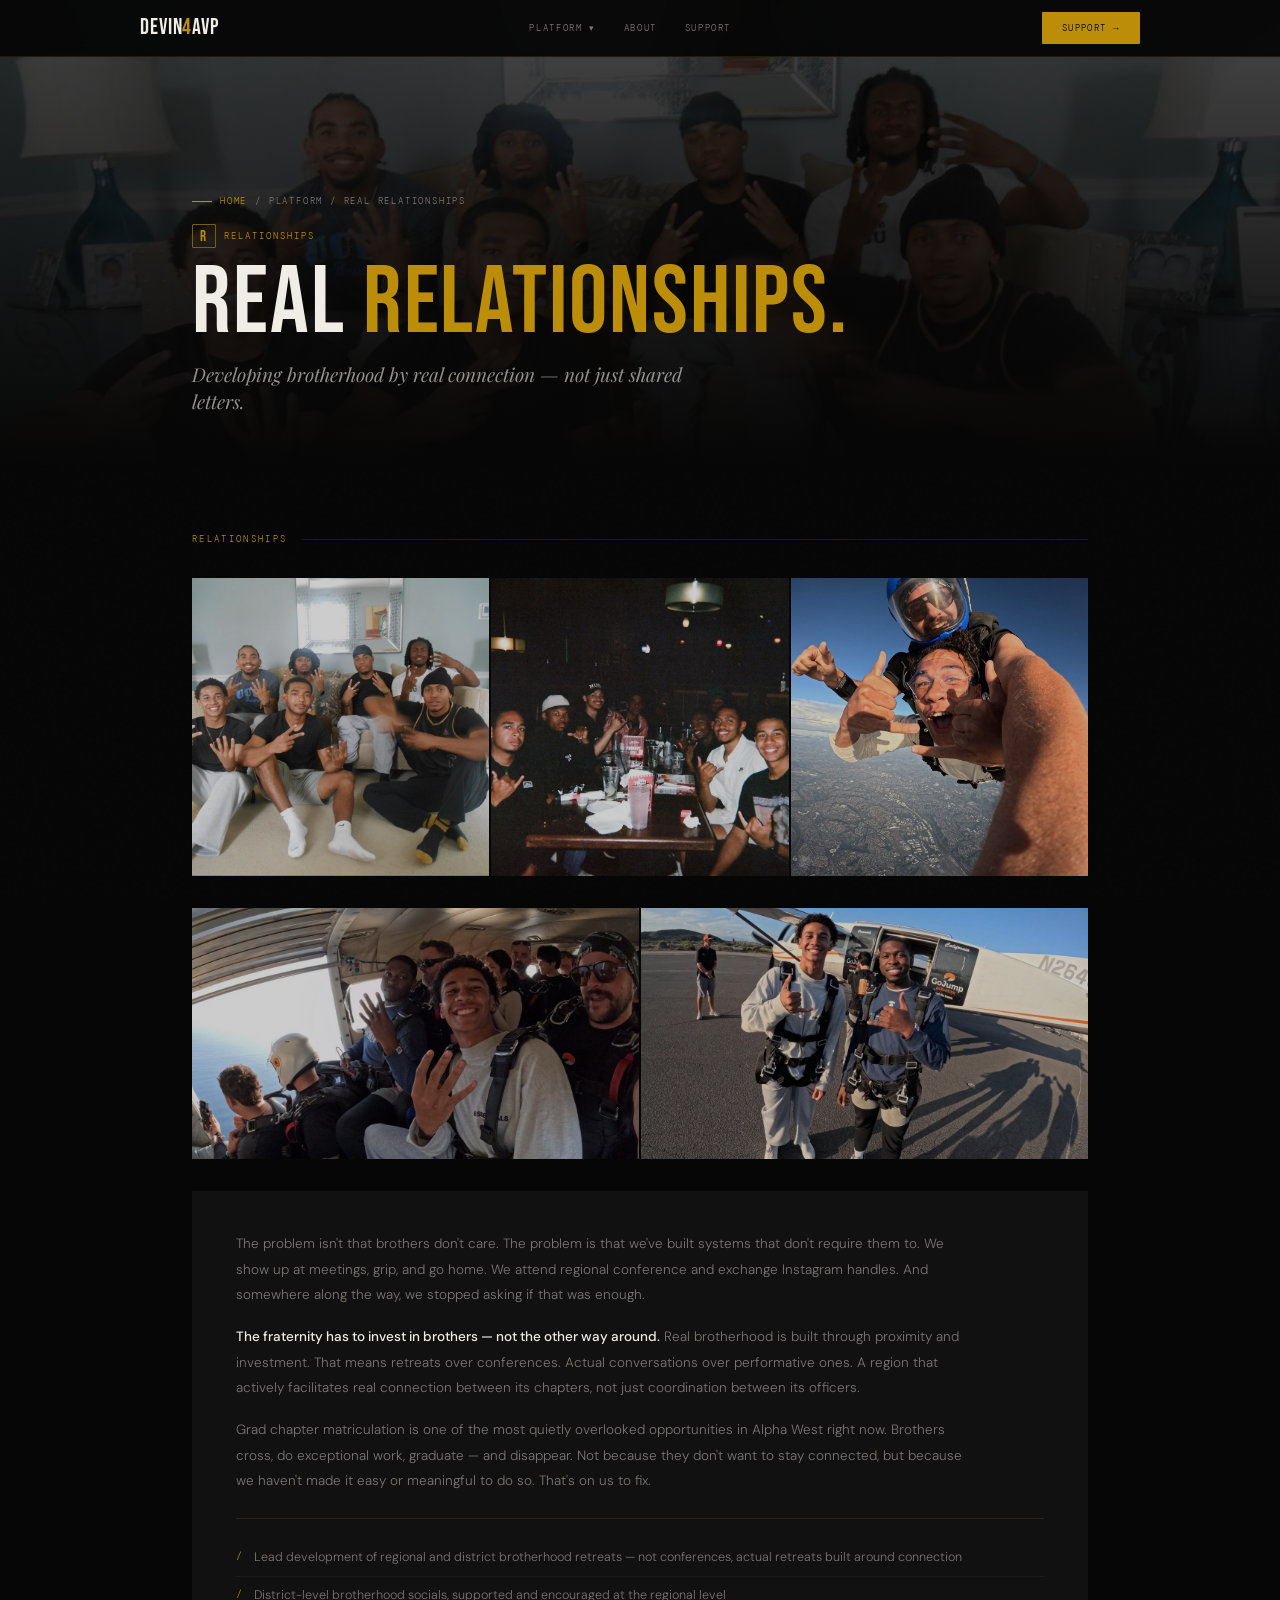
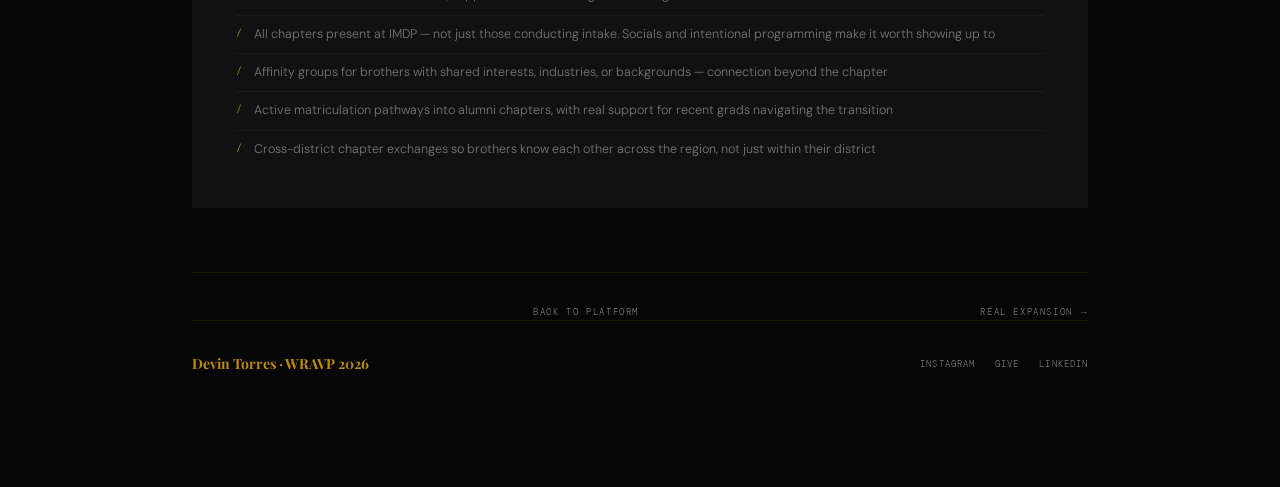
<file: relationships.html>
<!DOCTYPE html>
<html lang="en">
<head>
<meta charset="UTF-8">
<meta name="viewport" content="width=device-width, initial-scale=1.0">
<title>Real Relationships · Devin Torres WRAVP 2026</title>
<link href="https://fonts.googleapis.com/css2?family=Bebas+Neue&family=Playfair+Display:ital,wght@0,400;0,700;0,900;1,400;1,700;1,900&family=DM+Sans:ital,wght@0,300;0,400;0,500;1,300&family=DM+Mono:wght@400;500&display=swap" rel="stylesheet">
<link rel="stylesheet" href="css/main.css">
<style>
.detail-hero {
  padding-top: 56px; min-height: 52vh; display: flex;
  align-items: flex-end; position: relative; margin-bottom: 64px;
}
.detail-hero-bg { position: absolute; inset: 0; overflow: hidden; }
.detail-hero-bg img { width: 100%; height: 100%; object-fit: cover; object-position: center 25%; filter: brightness(.28); }
.detail-hero-bg::after { content: ''; position: absolute; inset: 0; background: linear-gradient(to top, var(--black) 0%, rgba(6,6,6,.5) 50%, transparent 100%); }
.detail-hero-content { position: relative; z-index: 2; max-width: 960px; margin: 0 auto; padding: 0 32px 52px; width: 100%; }
.breadcrumb { font-family: var(--mono); font-size: 9px; letter-spacing: .2em; color: var(--muted); text-transform: uppercase; margin-bottom: 16px; display: flex; align-items: center; gap: 8px; }
.breadcrumb::before { content: ''; width: 20px; height: 1px; background: var(--gold); }
.breadcrumb a { color: var(--gold); text-decoration: none; }
.detail-pillar-tag { font-family: var(--mono); font-size: 9px; letter-spacing: .22em; color: var(--gold); text-transform: uppercase; margin-bottom: 14px; display: flex; align-items: center; gap: 8px; }
.detail-letter-badge { display: inline-flex; align-items: center; justify-content: center; width: 24px; height: 24px; border: 1px solid var(--gold-dim); border-radius: 1px; font-family: var(--display); font-size: 15px; color: var(--gold); line-height: 1; }
.detail-headline { font-family: var(--display); font-size: clamp(52px, 9vw, 96px); line-height: .88; letter-spacing: .02em; color: var(--text); margin-bottom: 14px; }
.detail-headline .gold { color: var(--gold); }
.detail-tagline { font-family: var(--serif); font-size: clamp(15px, 2.2vw, 19px); font-style: italic; color: rgba(240,237,230,.6); max-width: 540px; line-height: 1.45; }

/* Photo grid */
.photo-grid {
  display: grid;
  gap: 2px;
  margin: 32px 0;
}
.pg-2col { grid-template-columns: 1fr 1fr; }
.pg-3col { grid-template-columns: 1fr 1fr 1fr; }
.pg-2col-wide { grid-template-columns: 2fr 1fr; }
.photo-cell {
  overflow: hidden;
  background: var(--card);
  position: relative;
}
.photo-cell img {
  width: 100%; height: 100%;
  object-fit: cover;
  filter: brightness(.8);
  transition: filter .35s;
  display: block;
}
.photo-cell:hover img { filter: brightness(1); }
.photo-cell.sq { aspect-ratio: 1; }
.photo-cell.land { aspect-ratio: 16/9; }
.photo-cell.port { aspect-ratio: 3/4; }
.photo-cell.tall { aspect-ratio: 2/3; }
.photo-cell.span2 { grid-column: span 2; }
.photo-cell.span3 { grid-column: span 3; }
.write-block {
  background: var(--card);
  padding: 40px 44px;
}
.write-block p {
  font-size: 13.5px;
  color: var(--muted);
  line-height: 1.9;
  font-weight: 300;
  margin-bottom: 16px;
  max-width: 740px;
}
.write-block p:last-child { margin: 0; }
.write-block strong { color: var(--text); font-weight: 500; }
.points { list-style: none; margin-top: 24px; border-top: 1px solid var(--border); padding-top: 20px; }
.points li {
  font-size: 12.5px; color: var(--muted);
  padding: 9px 0 9px 18px; position: relative;
  border-bottom: 1px solid rgba(255,255,255,.04); line-height: 1.55;
}
.points li:last-child { border: none; }
.points li::before { content: '/'; position: absolute; left: 0; color: var(--gold); font-family: var(--mono); font-size: 10px; top: 9px; }
.nav-strip { display: flex; justify-content: space-between; align-items: center; margin-top: 64px; padding-top: 32px; border-top: 1px solid var(--border); flex-wrap: wrap; gap: 12px; }
.nav-strip a { font-family: var(--mono); font-size: 9px; letter-spacing: .18em; color: var(--muted); text-transform: uppercase; text-decoration: none; display: flex; align-items: center; gap: 8px; transition: color .2s; }
.nav-strip a:hover { color: var(--gold); }
.nav-strip .prev::before { content: '←'; }
.nav-strip .next::after { content: '→'; }
.reveal { opacity: 0; transform: translateY(24px); transition: opacity .7s ease, transform .7s ease; }
.reveal.revealed { opacity: 1; transform: translateY(0); }
@media (max-width: 640px) {
  .pg-2col, .pg-3col, .pg-2col-wide { grid-template-columns: 1fr; }
  .photo-cell.span2, .photo-cell.span3 { grid-column: span 1; }
  .write-block { padding: 28px 24px; }
}

@media(max-width:680px){ .detail-hero-content { padding: 0 20px 36px; } }
</style>
</head>
<body>
<nav>
  <div class="nav-inner">
    <a href="index.html" class="nav-logo"><span>devin</span>4<span>avp</span></a>
    <ul class="nav-links">
      <li class="nav-item">
        <span class="nav-link">Platform &#x25BE;</span>
        <ul class="dropdown">
          <li><a href="relationships.html">R — Real Relationships</a></li>
          <li><a href="expansion.html">E — Real Expansion</a></li>
          <li><a href="accountability.html">A — Real Accountability</a></li>
          <li><a href="leverage.html">L — Real Leverage</a></li>
          <li><a href="stepping.html">Real Stepping</a></li>
        </ul>
      </li>
      <li class="nav-item"><a href="about.html" class="nav-link">About</a></li>
      <li class="nav-item"><a href="support.html" class="nav-link">Support</a></li>
    </ul>
    <a href="support.html" class="nav-cta">Support &rarr;</a>
    <button class="hamburger" onclick="toggleMobile()" aria-label="Menu"><span></span><span></span><span></span></button>
  </div>
</nav>
<ul class="mobile-menu" id="mobile-menu">
  <li><a href="index.html">Home</a></li>
  <div class="mobile-section">Platform</div>
  <li><a href="relationships.html">R — Real Relationships</a></li>
  <li><a href="expansion.html">E — Real Expansion</a></li>
  <li><a href="accountability.html">A — Real Accountability</a></li>
  <li><a href="leverage.html">L — Real Leverage</a></li>
  <li><a href="stepping.html">Real Stepping</a></li>
  <div class="mobile-section">More</div>
  <li><a href="about.html">About</a></li>
  <li><a href="support.html">Support</a></li>
</ul>

<div class="detail-hero">
  <div class="detail-hero-bg"><img src="assets/images/brotherhood-house.jpg" alt="Real Relationships"></div>
  <div class="detail-hero-content">
    <div class="breadcrumb fade-up d1"><a href="index.html">Home</a> / Platform / Real Relationships</div>
    <div class="detail-pillar-tag fade-up d1"><span class="detail-letter-badge">R</span> Relationships</div>
    <div class="detail-headline fade-up d2">REAL <span class="gold">RELATIONSHIPS.</span></div>
    <div class="detail-tagline fade-up d3">Developing brotherhood by real connection — not just shared letters.</div>
  </div>
</div>

<div class="page">
  <div class="section-label">Relationships</div>

  
<div class="photo-grid pg-3col reveal">
  <div class="photo-cell sq"><img src="assets/images/brotherhood-house.jpg" alt="Brothers at Nik's house"></div>
  <div class="photo-cell sq"><img src="assets/images/brotherhood-wings.jpg" alt="Monday night wings"></div>
  <div class="photo-cell sq"><img src="assets/images/brotherhood-skydive1.jpg" alt="Brothers before skydiving"></div>
</div>
<div class="photo-grid pg-2col reveal">
  <div class="photo-cell land"><img src="assets/images/brotherhood-skydive2.jpg" alt="Skydiving fours"></div>
  <div class="photo-cell land"><img src="assets/images/brotherhood-plane.jpg" alt="Brothers on the plane"></div>
</div>

  <div class="write-block reveal">
    <p>The problem isn't that brothers don't care. The problem is that we've built systems that don't require them to. We show up at meetings, grip, and go home. We attend regional conference and exchange Instagram handles. And somewhere along the way, we stopped asking if that was enough.</p>
<p><strong>The fraternity has to invest in brothers — not the other way around.</strong> Real brotherhood is built through proximity and investment. That means retreats over conferences. Actual conversations over performative ones. A region that actively facilitates real connection between its chapters, not just coordination between its officers.</p>
<p>Grad chapter matriculation is one of the most quietly overlooked opportunities in Alpha West right now. Brothers cross, do exceptional work, graduate — and disappear. Not because they don't want to stay connected, but because we haven't made it easy or meaningful to do so. That's on us to fix.</p>
    <ul class="points">
<li>Lead development of regional and district brotherhood retreats — not conferences, actual retreats built around connection</li>
<li>District-level brotherhood socials, supported and encouraged at the regional level</li>
<li>All chapters present at IMDP — not just those conducting intake. Socials and intentional programming make it worth showing up to</li>
<li>Affinity groups for brothers with shared interests, industries, or backgrounds — connection beyond the chapter</li>
<li>Active matriculation pathways into alumni chapters, with real support for recent grads navigating the transition</li>
<li>Cross-district chapter exchanges so brothers know each other across the region, not just within their district</li></ul>
  </div>

  <div class="nav-strip">
    <span></span>
    <a href="index.html">Back to platform</a>
    <a href="expansion.html" class="next">Real Expansion</a>
  </div>

  <footer>
    <div class="footer-name">Devin Torres &middot; WRAVP 2026</div>
    <div class="footer-links">
      <a href="https://instagram.com/devin4avp" target="_blank">Instagram</a>
      <a href="support.html">Give</a>
      <a href="https://linkedin.com/in/devintorres" target="_blank">LinkedIn</a>
    </div>
  </footer>
</div>
<script src="js/main.js"></script>
</body>
</html>
</file>
<file: css/main.css>
:root {
  --gold: #BB8D09;
  --gold-dim: #7A5E05;
  --gold-light: #D4A820;
  --black: #060606;
  --card: #111111;
  --border: rgba(187,141,9,0.15);
  --border-subtle: rgba(255,255,255,0.05);
  --text: #F0EDE6;
  --muted: #7A7672;
  --faint: #2A2724;
  --serif: 'Playfair Display', Georgia, serif;
  --sans: 'DM Sans', sans-serif;
  --mono: 'DM Mono', monospace;
  --display: 'Bebas Neue', sans-serif;
}

*, *::before, *::after { box-sizing: border-box; margin: 0; padding: 0; }
html { scroll-behavior: smooth; }
body {
  background: var(--black);
  color: var(--text);
  font-family: var(--sans);
  font-weight: 300;
  line-height: 1.6;
  -webkit-font-smoothing: antialiased;
  overflow-x: hidden;
}
body::before {
  content: '';
  position: fixed;
  inset: 0;
  background-image: url("data:image/svg+xml,%3Csvg viewBox='0 0 256 256' xmlns='http://www.w3.org/2000/svg'%3E%3Cfilter id='n'%3E%3CfeTurbulence type='fractalNoise' baseFrequency='0.9' numOctaves='4' stitchTiles='stitch'/%3E%3C/filter%3E%3Crect width='100%25' height='100%25' filter='url(%23n)' opacity='0.04'/%3E%3C/svg%3E");
  pointer-events: none;
  z-index: 0;
  opacity: .35;
}

/* ── NAV ── */
nav {
  position: fixed;
  top: 0; left: 0; right: 0;
  z-index: 100;
  background: rgba(6,6,6,0.94);
  backdrop-filter: blur(14px);
  border-bottom: 1px solid var(--border);
  padding: 0 32px;
}
.nav-inner {
  max-width: 1000px;
  margin: 0 auto;
  display: flex;
  align-items: center;
  justify-content: space-between;
  height: 56px;
}
.nav-logo {
  font-family: var(--display);
  font-size: 22px;
  letter-spacing: .04em;
  color: var(--gold);
  text-decoration: none;
  flex-shrink: 0;
}
.nav-logo span { color: var(--text); }
.nav-links {
  display: flex;
  align-items: center;
  gap: 0;
  list-style: none;
}
.nav-item { position: relative; }
.nav-link {
  font-family: var(--mono);
  font-size: 9px;
  letter-spacing: .18em;
  color: var(--muted);
  text-transform: uppercase;
  text-decoration: none;
  padding: 0 14px;
  height: 56px;
  display: flex;
  align-items: center;
  transition: color .2s;
  white-space: nowrap;
  cursor: pointer;
}
.nav-link:hover, .nav-link.active { color: var(--gold); }
.nav-item:hover .dropdown { opacity: 1; pointer-events: all; transform: translateY(0); }
.dropdown {
  position: absolute;
  top: 100%; left: 0;
  background: rgba(6,6,6,0.98);
  border: 1px solid var(--border);
  border-top: none;
  min-width: 210px;
  opacity: 0;
  pointer-events: none;
  transform: translateY(-6px);
  transition: opacity .2s, transform .2s;
  list-style: none;
}
.dropdown li a {
  display: block;
  font-family: var(--mono);
  font-size: 9px;
  letter-spacing: .18em;
  color: var(--muted);
  text-transform: uppercase;
  text-decoration: none;
  padding: 13px 20px;
  transition: color .15s, background .15s;
  border-bottom: 1px solid var(--border);
}
.dropdown li:last-child a { border: none; }
.dropdown li a:hover { color: var(--gold); background: rgba(187,141,9,.04); }
.nav-cta {
  font-family: var(--mono);
  font-size: 9px;
  letter-spacing: .16em;
  color: var(--black);
  background: var(--gold);
  text-transform: uppercase;
  text-decoration: none;
  padding: 9px 20px;
  border-radius: 1px;
  transition: background .2s;
  white-space: nowrap;
  flex-shrink: 0;
}
.nav-cta:hover { background: var(--gold-light); }
.hamburger {
  display: none;
  flex-direction: column;
  gap: 5px;
  cursor: pointer;
  padding: 4px;
  background: none;
  border: none;
}
.hamburger span { width: 22px; height: 1px; background: var(--text); display: block; transition: .2s; }
.mobile-menu {
  display: none;
  position: fixed;
  top: 56px; left: 0; right: 0;
  background: rgba(6,6,6,0.98);
  border-bottom: 1px solid var(--border);
  padding: 16px 0 24px;
  z-index: 99;
  list-style: none;
}
.mobile-menu.open { display: block; }
.mobile-menu li a {
  display: block;
  font-family: var(--mono);
  font-size: 10px;
  letter-spacing: .18em;
  color: var(--muted);
  text-transform: uppercase;
  text-decoration: none;
  padding: 12px 32px;
  transition: color .15s;
  border-bottom: 1px solid var(--border-subtle);
}
.mobile-menu li a:hover { color: var(--gold); }
.mobile-menu .mobile-section {
  font-family: var(--mono);
  font-size: 8px;
  letter-spacing: .22em;
  color: var(--faint);
  text-transform: uppercase;
  padding: 16px 32px 6px;
}

/* ── PAGE WRAPPER ── */
.page {
  position: relative;
  z-index: 1;
  max-width: 960px;
  margin: 0 auto;
  padding: 0 32px 80px;
}

/* ── SECTION LABEL ── */
.section-label {
  font-family: var(--mono);
  font-size: 9px;
  letter-spacing: .26em;
  color: var(--gold);
  text-transform: uppercase;
  margin-bottom: 32px;
  display: flex;
  align-items: center;
  gap: 14px;
}
.section-label::after { content: ''; flex: 1; height: 1px; background: var(--border); }

/* ── BUTTONS ── */
.btn-primary {
  display: inline-block;
  background: var(--gold);
  color: var(--black);
  font-family: var(--mono);
  font-size: 9px;
  font-weight: 500;
  letter-spacing: .18em;
  text-transform: uppercase;
  padding: 14px 28px;
  text-decoration: none;
  border-radius: 1px;
  transition: background .2s, transform .1s;
  border: none;
  cursor: pointer;
}
.btn-primary:hover { background: var(--gold-light); transform: translateY(-1px); }
.btn-secondary {
  display: inline-block;
  background: transparent;
  color: var(--gold);
  font-family: var(--mono);
  font-size: 9px;
  font-weight: 500;
  letter-spacing: .18em;
  text-transform: uppercase;
  padding: 13px 28px;
  text-decoration: none;
  border: 1px solid var(--gold-dim);
  border-radius: 1px;
  transition: border-color .2s, color .2s, transform .1s;
  cursor: pointer;
}
.btn-secondary:hover { border-color: var(--gold); color: var(--gold-light); transform: translateY(-1px); }
.btn-group { display: flex; gap: 12px; flex-wrap: wrap; }

/* ── FOOTER ── */
footer {
  border-top: 1px solid var(--border);
  padding: 32px 0;
  display: flex;
  justify-content: space-between;
  align-items: center;
  flex-wrap: wrap;
  gap: 16px;
  position: relative;
  z-index: 1;
}
.footer-name {
  font-family: var(--serif);
  font-size: 14px;
  font-weight: 700;
  color: var(--gold);
}
.footer-links { display: flex; gap: 20px; }
.footer-links a {
  font-family: var(--mono);
  font-size: 9px;
  letter-spacing: .12em;
  color: var(--muted);
  text-decoration: none;
  text-transform: uppercase;
  transition: color .2s;
}
.footer-links a:hover { color: var(--gold); }

/* ── ANIMATIONS ── */
@keyframes fadeUp { from { opacity: 0; transform: translateY(20px); } to { opacity: 1; transform: translateY(0); } }
.fade-up { opacity: 0; animation: fadeUp .7s ease forwards; }
.d1 { animation-delay: .05s; } .d2 { animation-delay: .18s; } .d3 { animation-delay: .32s; } .d4 { animation-delay: .46s; }

/* ── RESPONSIVE ── */
@media (max-width: 680px) {
  nav { padding: 0 20px; }
  .nav-links { display: none !important; }
  .hamburger { display: flex; }
  .page { padding: 0 20px 60px; }
}
</file>
